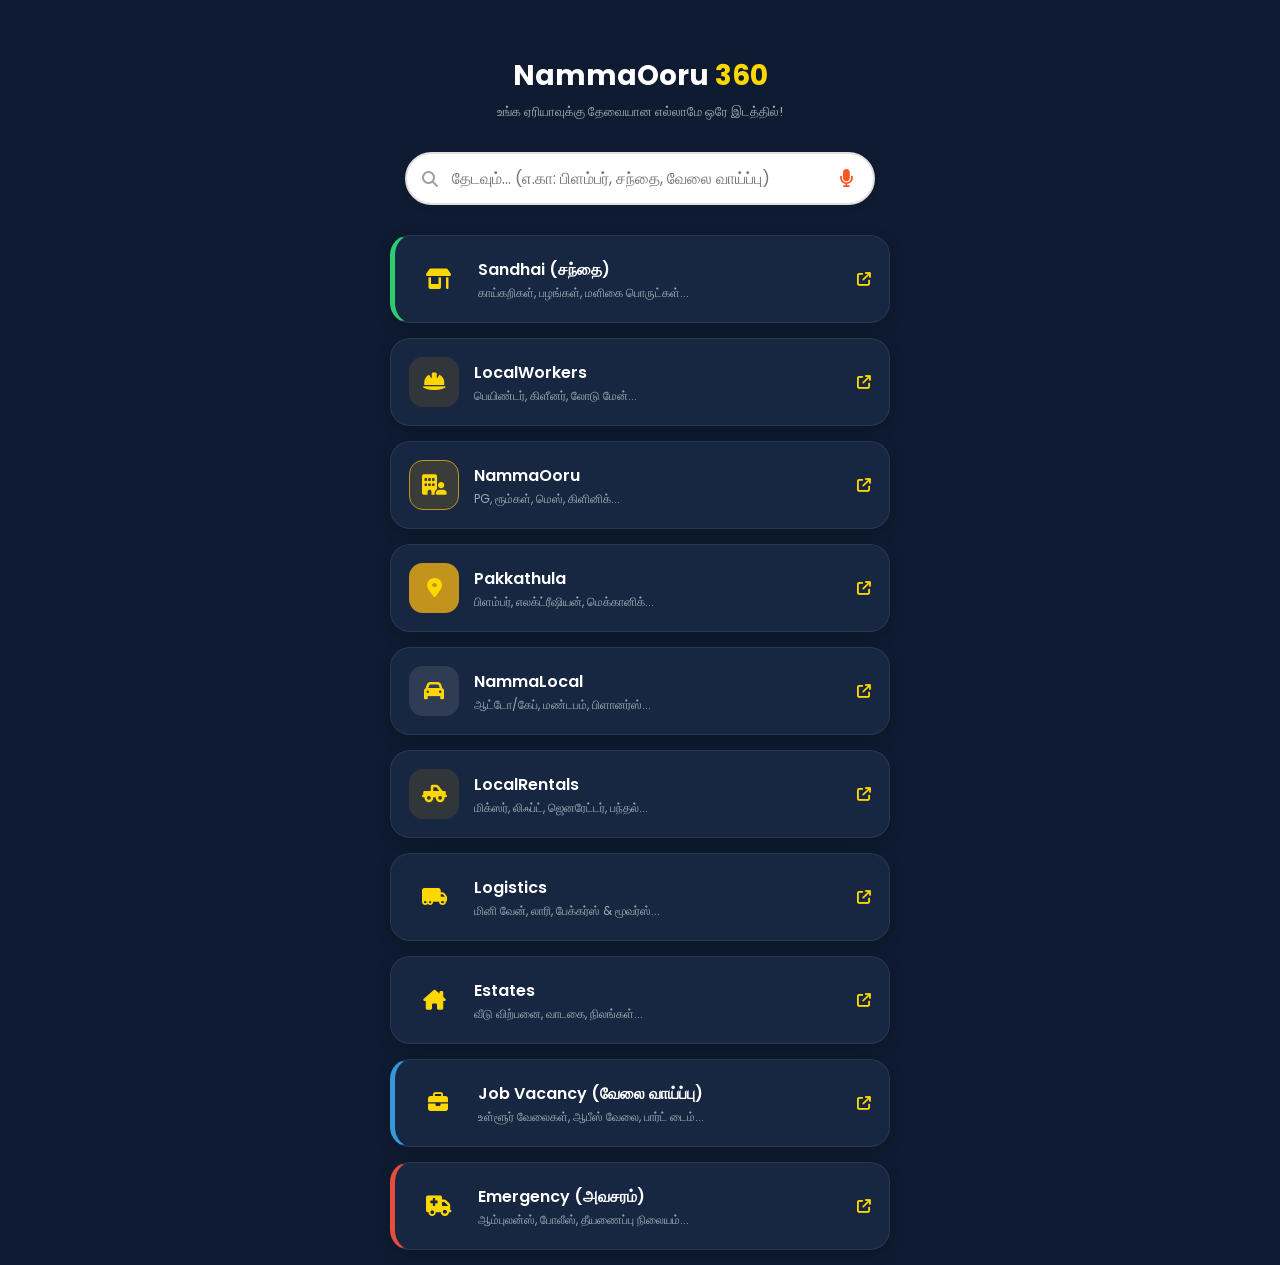
<file: index.html>
<!DOCTYPE html>
<html lang="ta">
<head>
    <meta charset="UTF-8">
    <meta name="viewport" content="width=device-width, initial-scale=1.0">
    <title>NammaOoru 360 - Hub</title>
    <link href="https://fonts.googleapis.com/css2?family=Poppins:wght@300;400;500;600;700&display=swap" rel="stylesheet">
    <link rel="stylesheet" href="https://cdnjs.cloudflare.com/ajax/libs/font-awesome/6.4.0/css/all.min.css">
    <link rel="stylesheet" href="y.css">
</head>
<body>

    <div class="hub-container">
        <header class="hub-header">
            <h1>NammaOoru <span class="hub-dot">360</span></h1>
            <p>உங்க ஏரியாவுக்கு தேவையான எல்லாமே ஒரே இடத்தில்!</p>
        </header>

        <div class="search-container">
            <i class="fa-solid fa-magnifying-glass search-icon"></i>
            <input type="text" id="hubSearch" placeholder="தேடவும்... (எ.கா: பிளம்பர், சந்தை, வேலை வாய்ப்பு)">
            <button id="voiceSearchBtn" title="குரல் மூலம் தேட"><i class="fa-solid fa-microphone"></i></button>
        </div>

        <div class="hub-grid">

            <a href="sandhai.html" class="hub-card card-sandhai">
                <div class="hub-icon"><i class="fa-solid fa-shop"></i></div>
                <div class="hub-text">
                    <h3>Sandhai (சந்தை)</h3>
                    <p>காய்கறிகள், பழங்கள், மளிகை பொருட்கள்...</p>
                </div>
                <i class="fa-solid fa-arrow-up-right-from-square arrow-link"></i>
            </a>
            
            <a href="local works.html" class="hub-card card-workers">
                <div class="hub-icon"><i class="fa-solid fa-helmet-safety"></i></div>
                <div class="hub-text">
                    <h3>LocalWorkers</h3>
                    <p>பெயிண்டர், கிளீனர், லோடு மேன்...</p>
                </div>
                <i class="fa-solid fa-arrow-up-right-from-square arrow-link"></i>
            </a>

            <a href="nammaooru.html" class="hub-card card-ooru">
                <div class="hub-icon"><i class="fa-solid fa-building-user"></i></div>
                <div class="hub-text">
                    <h3>NammaOoru</h3>
                    <p>PG, ரூம்கள், மெஸ், கிளினிக்...</p>
                </div>
                <i class="fa-solid fa-arrow-up-right-from-square arrow-link"></i>
            </a>

            <a href="PAKKATHULA.html" class="hub-card card-pakkathula">
                <div class="hub-icon"><i class="fa-solid fa-location-dot"></i></div>
                <div class="hub-text">
                    <h3>Pakkathula</h3>
                    <p>பிளம்பர், எலக்ட்ரீஷியன், மெக்கானிக்...</p>
                </div>
                <i class="fa-solid fa-arrow-up-right-from-square arrow-link"></i>
            </a>

            <a href="namma local.html" class="hub-card card-local">
                <div class="hub-icon"><i class="fa-solid fa-car"></i></div>
                <div class="hub-text">
                    <h3>NammaLocal</h3>
                    <p>ஆட்டோ/கேப், மண்டபம், பிளானர்ஸ்...</p>
                </div>
                <i class="fa-solid fa-arrow-up-right-from-square arrow-link"></i>
            </a>

            <a href="local rentels.html" class="hub-card card-rentals">
                <div class="hub-icon"><i class="fa-solid fa-truck-pickup"></i></div>
                <div class="hub-text">
                    <h3>LocalRentals</h3>
                    <p>மிக்ஸர், லிஃப்ட், ஜெனரேட்டர், பந்தல்...</p>
                </div>
                <i class="fa-solid fa-arrow-up-right-from-square arrow-link"></i>
            </a>

            <a href="LOGISTIC.html" class="hub-card card-logistics">
                <div class="hub-icon"><i class="fa-solid fa-truck-moving"></i></div>
                <div class="hub-text">
                    <h3>Logistics</h3>
                    <p>மினி வேன், லாரி, பேக்கர்ஸ் & மூவர்ஸ்...</p>
                </div>
                <i class="fa-solid fa-arrow-up-right-from-square arrow-link"></i>
            </a>

            <a href="Estate.html" class="hub-card card-estates">
                <div class="hub-icon"><i class="fa-solid fa-house-chimney"></i></div>
                <div class="hub-text">
                    <h3>Estates</h3>
                    <p>வீடு விற்பனை, வாடகை, நிலங்கள்...</p>
                </div>
                <i class="fa-solid fa-arrow-up-right-from-square arrow-link"></i>
            </a>

            <a href="work wanted.html" class="hub-card card-job">
                <div class="hub-icon"><i class="fa-solid fa-briefcase"></i></div>
                <div class="hub-text">
                    <h3>Job Vacancy (வேலை வாய்ப்பு)</h3>
                    <p>உள்ளூர் வேலைகள், ஆபீஸ் வேலை, பார்ட் டைம்...</p>
                </div>
                <i class="fa-solid fa-arrow-up-right-from-square arrow-link"></i>
            </a>

            <a href="Emergency.html" class="hub-card card-emergency">
                <div class="hub-icon"><i class="fa-solid fa-truck-medical"></i></div>
                <div class="hub-text">
                    <h3>Emergency (அவசரம்)</h3>
                    <p>ஆம்புலன்ஸ், போலீஸ், தீயணைப்பு நிலையம்...</p>
                </div>
                <i class="fa-solid fa-arrow-up-right-from-square arrow-link"></i>
            </a>

        </div> 
    </div> 
    <script src="hole.js"></script>
</body>
</html>
</file>
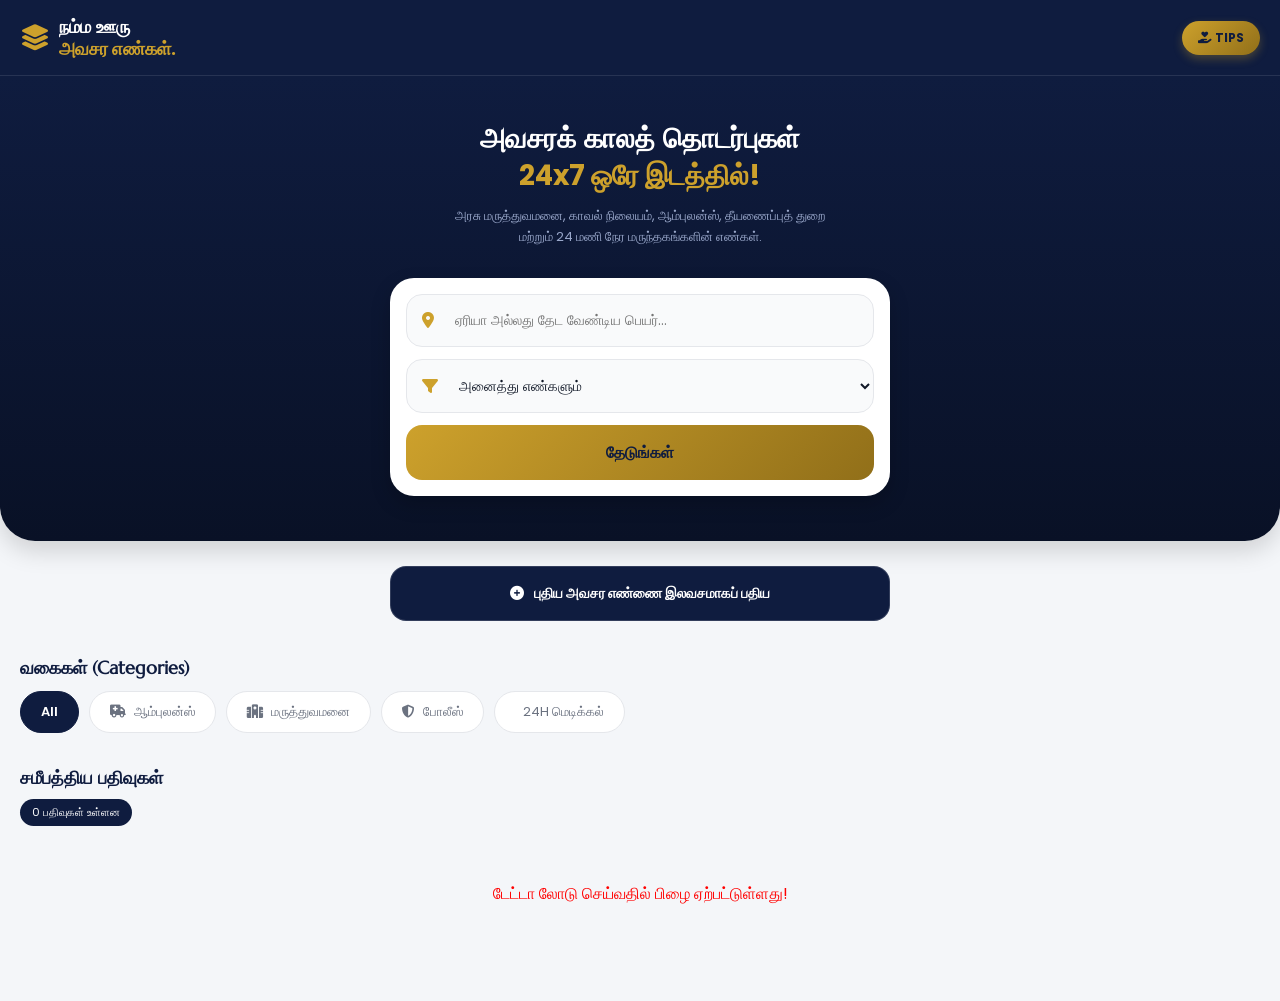
<file: Emergency.html>
<!DOCTYPE html>
<html lang="ta">
<head>
    <meta charset="UTF-8">
    <meta name="viewport" content="width=device-width, initial-scale=1.0">
    <title>நம்ம ஊரு 360 | தேடல் தளம்</title>
    <link href="https://fonts.googleapis.com/css2?family=Marcellus&family=Poppins:wght@300;400;500;600;700&display=swap" rel="stylesheet">
    <link rel="stylesheet" href="https://cdnjs.cloudflare.com/ajax/libs/font-awesome/6.4.0/css/all.min.css">
    <link rel="stylesheet" href="all in one.css">
</head>
<body>

    <header>
        <div class="logo-container">
            <i class="fa-solid fa-layer-group store-logo-icon"></i>
            <h1>நம்ம ஊரு <br><span>அவசர எண்கள்.</span></h1>
        </div>
        <button id="tips-btn" class="tips-header-btn">
            <i class="fa-solid fa-hand-holding-heart"></i> TIPS
        </button>
    </header>

    <main>
        <section class="hero-section">
            <h2>அவசரக் காலத் தொடர்புகள்<br><span>24x7 ஒரே இடத்தில்!</span></h2>
            <p class="hero-sub">அரசு மருத்துவமனை, காவல் நிலையம், ஆம்புலன்ஸ், தீயணைப்புத் துறை மற்றும் 24 மணி நேர மருந்தகங்களின் எண்கள்.</p>
            
            <div class="search-box-container">
                <div class="input-wrapper">
                    <i class="fa-solid fa-location-dot search-icon"></i>
                    <input type="text" id="area-search" placeholder="ஏரியா அல்லது தேட வேண்டிய பெயர்...">
                </div>
                <div class="select-wrapper">
                    <i class="fa-solid fa-filter brief-icon"></i>
                    <select id="product-filter">
                        <option value="all">அனைத்து எண்களும்</option>
                        <option value="cat1">ஆம்புலன்ஸ் (Ambulance)</option>
                        <option value="cat2">மருத்துவமனைகள் (Hospitals)</option>
                        <option value="cat3">காவல் நிலையங்கள் (Police)</option>
                        <option value="cat4">24H மெடிக்கல் ஷாப் (Pharmacy)</option>
                    </select>
                </div>
                <button id="search-btn">தேடுங்கள்</button>
            </div>
        </section>

        <section class="register-trigger-section">
            <button id="open-form-btn" class="main-register-btn">
                <i class="fa-solid fa-circle-plus"></i> புதிய அவசர எண்ணை இலவசமாகப் பதிய
            </button>
        </section>

        <section class="quick-categories">
            <h3>வகைகள் (Categories)</h3>
            <div class="category-chips">
                <button class="chip active" data-filter="all">All</button>
                <button class="chip" data-filter="cat1"><i class="fa-solid fa-truck-medical"></i> ஆம்புலன்ஸ்</button>
                <button class="chip" data-filter="cat2"><i class="fa-solid fa-hospital"></i> மருத்துவமனை</button>
                <button class="chip" data-filter="cat3"><i class="fa-solid fa-shield-halved"></i> போலீஸ்</button>
                <button class="chip" data-filter="cat4"><i class="fa-solid fa-clock-medical"></i> 24H மெடிக்கல்</button>
            </div>
        </section>

        <section class="experts-section">
            <div class="section-title-area">
                <h3>சமீபத்திய பதிவுகள்</h3>
                <span id="results-count">0 பதிவுகள் உள்ளன</span>
            </div>
            <div class="experts-grid" id="product-grid"></div>
        </section>
    </main>

    <div id="register-modal" class="modal">
        <div class="modal-content">
            <div class="modal-header">
                <h3><i class="fa-solid fa-file-signature"></i> புதிய அவசர எண் பதிவு</h3>
                <span class="close-btn" id="close-reg-btn">&times;</span>
            </div>
            <form id="product-form">
                <div class="form-group">
                    <label><i class="fa-solid fa-heading"></i> சேவை அல்லது இடத்தின் பெயர்</label>
                    <input type="text" id="shop-name" placeholder="உதாரணம்: நிறுவன பெயர் / கடை பெயர்" required>
                </div>

                <div class="form-group">
                    <label><i class="fa-solid fa-circle-info"></i> பொறுப்பாளர் / மருத்துவர் பெயர் (விரும்பினால்)</label>
                    <input type="text" id="owner-name" placeholder="உதாரணம்: சேவை வகை / உரிமையாளர்" required>
                </div>

                <div class="form-group">
                    <label><i class="fa-solid fa-phone"></i> அவசரத் தொடர்பு எண் (Phone Number)</label>
                    <input type="tel" id="phone" placeholder="98765xxxxx" required>
                </div>

                <div class="form-group">
                    <label><i class="fa-solid fa-list"></i> சேவை வகை (Service Type)</label>
                    <select id="prod-type" required>
                        <option value="cat1">ஆம்புலன்ஸ் (Ambulance)</option>
                        <option value="cat2">மருத்துவமனைகள் (Hospitals)</option>
                        <option value="cat3">காவல் நிலையங்கள் (Police)</option>
                        <option value="cat4">24H மெடிக்கல் ஷாப் (Pharmacy)</option>
                    </select>
                </div>

                <div class="form-group">
                    <label><i class="fa-solid fa-circle-nodes"></i> சேவை கிடைக்கும் நேரம்</label>
                    <input type="text" id="delivery-info" placeholder="உதாரணம்: சலுகைகள் அல்லது கூடுதல் தகவல்" required>
                </div>

                <div class="form-group">
                    <label><i class="fa-solid fa-map-location-dot"></i> இருக்கும் இடம் (Location)</label>
                    <input type="text" id="location" placeholder="உதாரணம்: நகரின் பெயர் / ஏரியா" required>
                </div>

                <button type="submit" class="submit-btn">விபரங்களைச் சமர்ப்பிக்க</button>
            </form>
        </div>
    </div>

    <div id="tips-modal" class="modal">
        <div class="modal-content">
            <div class="modal-header">
                <h3><i class="fa-solid fa-gem" style="color: #cda12c;"></i> ஆதரவு அளிக்க</h3>
                <span class="close-btn" id="close-tips-btn">&times;</span>
            </div>
            <div style="text-align: center; margin-bottom: 15px;">
                <p style="font-size: 14px; color: #4B5563;">இந்தத் தளம் தொடர்ந்து சிறப்பாக இயங்க உங்களால் முடிந்த சிறு தொகையை வழங்கி ஊக்குவிக்கலாம்!</p>
            </div>
            <form id="tips-form">
                <div class="form-group">
                    <label><i class="fa-solid fa-user"></i> உங்கள் பெயர் (விரும்பினால்)</label>
                    <input type="text" id="payer-name" placeholder="உதாரணம்: அன்பு">
                </div>
                <div class="form-group">
                    <label><i class="fa-solid fa-indian-rupee-sign"></i> தொகையை உள்ளிடவும் (Amount)</label>
                    <input type="number" id="tips-amount" placeholder="100" min="1" required>
                </div>
                <a id="upi-pay-link" href="#" class="submit-btn" style="background: linear-gradient(135deg, #cda12c 0%, #916f19 100%); color: #0f1c3f; text-align: center; text-decoration: none; display: block;">
                    <i class="fa-solid fa-credit-card"></i> Pay via UPI App
                </a>
            </form>
        </div>
    </div>

    <div id="success-modal" class="modal" style="z-index: 2000; align-items: center;">
        <div class="modal-content" style="border-radius: 24px; max-width: 360px; text-align: center; margin: auto 20px; border-top: none; padding: 30px 24px;">
            <div style="margin-bottom: 20px;">
                <i class="fa-solid fa-circle-check" style="color: #10B981; font-size: 70px;"></i>
            </div>
            <h3 style="font-size: 20px; font-weight: 700; color: #0f1c3f; margin-bottom: 12px; line-height: 1.4;">பதிவு வெற்றிகரமாக முடிந்தது!</h3>
            <p style="font-size: 13px; color: #6B7280; margin-bottom: 25px; line-height: 1.6; font-weight: 500;">உங்களின் விபரங்கள் வெற்றிகரமாகச் சேமிக்கப்பட்டது. எங்கள் வாடிக்கையாளர் சேவை குழுவினர் விரைவில் உங்களைத் தொலைபேசி மூலம் தொடர்புகொண்டு சரிபார்ப்பு (Verification) செய்வார்கள். தயவுசெய்து அழைப்பை ஏற்கவும். நன்றி!</p>
            <button id="success-ok-btn" style="background: #0f1c3f; color: white; border: none; width: 100%; padding: 14px; border-radius: 14px; font-weight: 600; cursor: pointer; font-size: 15px;">சரி</button>
        </div>
    </div>

    <script src="emergency.js"></script>
</body>
</html>
</file>
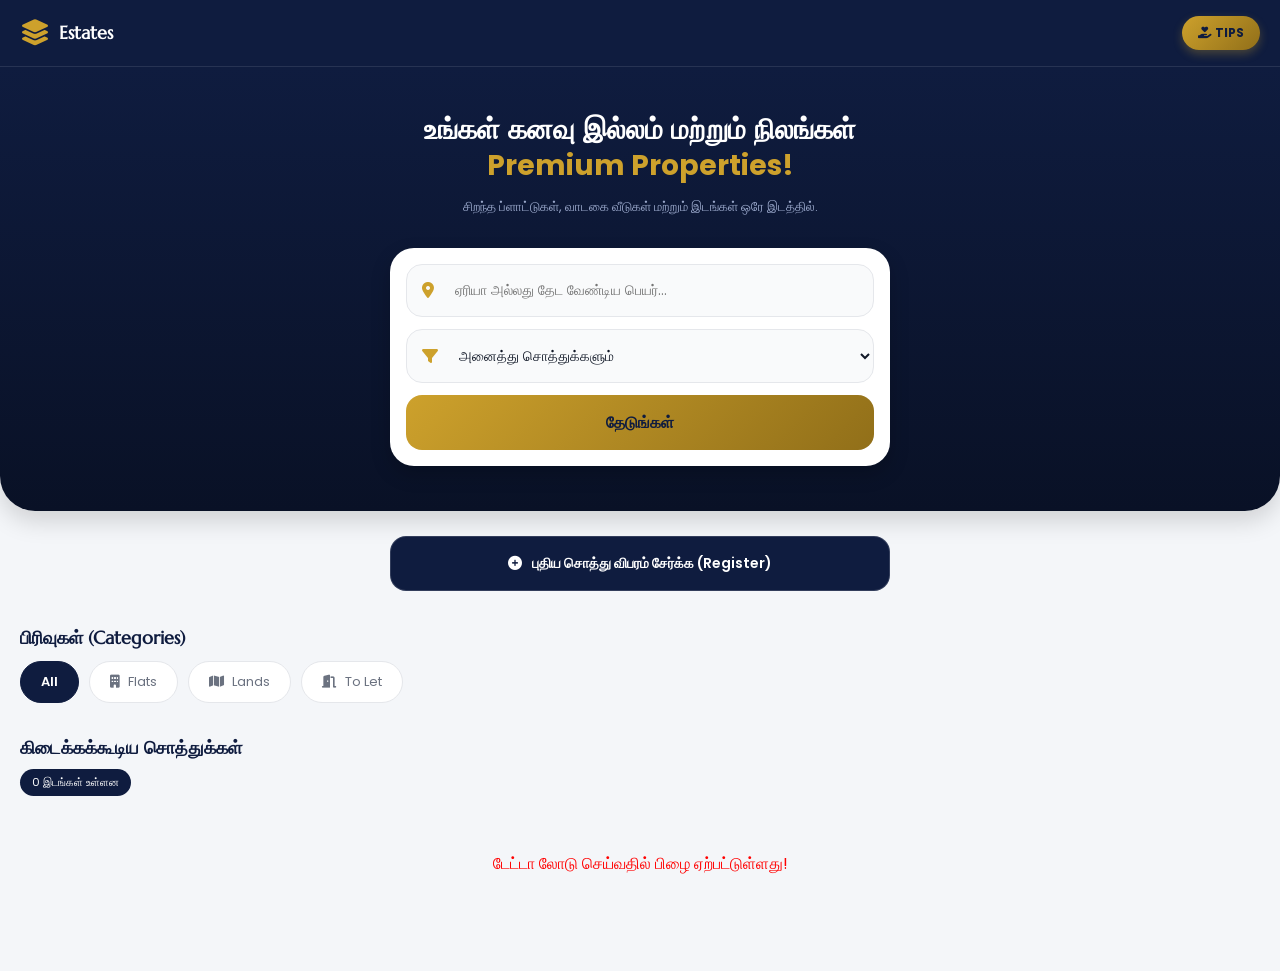
<file: Estate.html>
<!DOCTYPE html>
<html lang="ta">
<head>
    <meta charset="UTF-8">
    <meta name="viewport" content="width=device-width, initial-scale=1.0">
    <title>நம்ம ஊரு 360 | தேடல் தளம்</title>
    <link href="https://fonts.googleapis.com/css2?family=Marcellus&family=Poppins:wght@300;400;500;600;700&display=swap" rel="stylesheet">
    <link rel="stylesheet" href="https://cdnjs.cloudflare.com/ajax/libs/font-awesome/6.4.0/css/all.min.css">
    <link rel="stylesheet" href="all in one.css">
</head>
<body>

    <header>
        <div class="logo-container">
            <i class="fa-solid fa-layer-group store-logo-icon"></i>
            <h1>Estates<br><span></span></h1>
        </div>
        <button id="tips-btn" class="tips-header-btn">
            <i class="fa-solid fa-hand-holding-heart"></i> TIPS
        </button>
    </header>

    <main>
        <section class="hero-section">
            <h2>உங்கள் கனவு இல்லம் மற்றும் நிலங்கள்<br><span>Premium Properties!</span></h2>
            <p class="hero-sub">சிறந்த ப்ளாட்டுகள், வாடகை வீடுகள் மற்றும் இடங்கள் ஒரே இடத்தில்.</p>
            
            <div class="search-box-container">
                <div class="input-wrapper">
                    <i class="fa-solid fa-location-dot search-icon"></i>
                    <input type="text" id="area-search" placeholder="ஏரியா அல்லது தேட வேண்டிய பெயர்...">
                </div>
                <div class="select-wrapper">
                    <i class="fa-solid fa-filter brief-icon"></i>
                    <select id="product-filter">
                        <option value="all">அனைத்து சொத்துக்களும்</option>
                        <option value="cat1">அபார்ட்மெண்ட் / பிளாட் (Flat)</option>
                        <option value="cat2">நிலம் / ப்ளாட் (Land)</option>
                        <option value="cat3">வீடு வாடகைக்கு (To Let)</option>
                    </select>
                </div>
                <button id="search-btn">தேடுங்கள்</button>
            </div>
        </section>

        <section class="register-trigger-section">
            <button id="open-form-btn" class="main-register-btn">
                <i class="fa-solid fa-circle-plus"></i> புதிய சொத்து விபரம் சேர்க்க (Register)
            </button>
        </section>

        <section class="quick-categories">
            <h3> பிரிவுகள் (Categories)</h3>
            <div class="category-chips">
                <button class="chip active" data-filter="all">All</button>
                <button class="chip" data-filter="cat1"><i class="fa-solid fa-building"></i> Flats</button>
                <button class="chip" data-filter="cat2"><i class="fa-solid fa-map"></i> Lands</button>
                <button class="chip" data-filter="cat3"><i class="fa-solid fa-door-open"></i> To Let</button>
            </div>
        </section>

        <section class="experts-section">
            <div class="section-title-area">
                <h3>கிடைக்கக்கூடிய சொத்துக்கள்</h3>
                <span id="results-count">0 இடங்கள் உள்ளன</span>
            </div>
            <div class="experts-grid" id="product-grid"></div>
        </section>
    </main>

    <div id="register-modal" class="modal">
        <div class="modal-content">
            <div class="modal-header">
                <h3><i class="fa-solid fa-file-signature"></i> புதிய பதிவு</h3>
                <span class="close-btn" id="close-reg-btn">&times;</span>
            </div>
            <form id="product-form">
                <div class="form-group">
                    <label><i class="fa-solid fa-heading"></i> உரிமையாளர் பெயர்</label>
                    <input type="text" id="shop-name" placeholder="உதாரணம்: நிறுவன பெயர் / கடை பெயர்" required>
                </div>

                <div class="form-group">
                    <label><i class="fa-solid fa-circle-info"></i> நிறுவன பெயர்</label>
                    <input type="text" id="owner-name" placeholder="உதாரணம்: சேவை வகை / உரிமையாளர்" required>
                </div>

                <div class="form-group">
                    <label><i class="fa-solid fa-phone"></i> தொடர்பு எண் (WhatsApp எண்)</label>
                    <input type="tel" id="phone" placeholder="98765xxxxx" required>
                </div>

                <div class="form-group">
                    <label><i class="fa-solid fa-list"></i> வகை (Property Type)</label>
                    <select id="prod-type" required>
                        <option value="cat1">அபார்ட்மெண்ட் / பிளாட் (Flat)</option>
                        <option value="cat2">நிலம் / ப்ளாட் (Land)</option>
                        <option value="cat3">வீடு வாடகைக்கு (To Let)</option>
                    </select>
                </div>

                <div class="form-group">
                    <label><i class="fa-solid fa-circle-nodes"></i> கூடுதல் விபரம் (Extra Info / Price)</label>
                    <input type="text" id="delivery-info" placeholder="உதாரணம்: சலுகைகள் அல்லது கூடுதல் தகவல்" required>
                </div>

                <div class="form-group">
                    <label><i class="fa-solid fa-map-location-dot"></i> இருக்கும் இடம் (Location)</label>
                    <input type="text" id="location" placeholder="உதாரணம்: நகரின் பெயர் / ஏரியா" required>
                </div>

                <button type="submit" class="submit-btn">விபரங்களைச் சமர்ப்பிக்க</button>
            </form>
        </div>
    </div>

    <div id="tips-modal" class="modal">
        <div class="modal-content">
            <div class="modal-header">
                <h3><i class="fa-solid fa-gem" style="color: #cda12c;"></i> ஆதரவு அளிக்க</h3>
                <span class="close-btn" id="close-tips-btn">&times;</span>
            </div>
            <div style="text-align: center; margin-bottom: 15px;">
                <p style="font-size: 14px; color: #4B5563;">இந்தத் தளம் தொடர்ந்து சிறப்பாக இயங்க உங்களால் முடிந்த சிறு தொகையை வழங்கி ஊக்குவிக்கலாம்!</p>
            </div>
            <form id="tips-form">
                <div class="form-group">
                    <label><i class="fa-solid fa-user"></i> உங்கள் பெயர் (விரும்பினால்)</label>
                    <input type="text" id="payer-name" placeholder="உதாரணம்: அன்பு">
                </div>
                <div class="form-group">
                    <label><i class="fa-solid fa-indian-rupee-sign"></i> தொகையை உள்ளிடவும் (Amount)</label>
                    <input type="number" id="tips-amount" placeholder="100" min="1" required>
                </div>
                <a id="upi-pay-link" href="#" class="submit-btn" style="background: linear-gradient(135deg, #cda12c 0%, #916f19 100%); color: #0f1c3f; text-align: center; text-decoration: none; display: block;">
                    <i class="fa-solid fa-credit-card"></i> Pay via UPI App
                </a>
            </form>
        </div>
    </div>

    <div id="success-modal" class="modal" style="z-index: 2000; align-items: center;">
        <div class="modal-content" style="border-radius: 24px; max-width: 360px; text-align: center; margin: auto 20px; border-top: none; padding: 30px 24px;">
            <div style="margin-bottom: 20px;">
                <i class="fa-solid fa-circle-check" style="color: #10B981; font-size: 70px;"></i>
            </div>
            <h3 style="font-size: 20px; font-weight: 700; color: #0f1c3f; margin-bottom: 12px; line-height: 1.4;">பதிவு வெற்றிகரமாக முடிந்தது!</h3>
            <p style="font-size: 13px; color: #6B7280; margin-bottom: 25px; line-height: 1.6; font-weight: 500;">உங்களின் விபரங்கள் வெற்றிகரமாகச் சேமிக்கப்பட்டது. எங்கள் வாடிக்கையாளர் சேவை குழுவினர் விரைவில் உங்களைத் தொலைபேசி மூலம் தொடர்புகொண்டு சரிபார்ப்பு (Verification) செய்வார்கள். தயவுசெய்து அழைப்பை ஏற்கவும். நன்றி!</p>
            <button id="success-ok-btn" style="background: #0f1c3f; color: white; border: none; width: 100%; padding: 14px; border-radius: 14px; font-weight: 600; cursor: pointer; font-size: 15px;">சரி</button>
        </div>
    </div>

    <script src="estate.js"></script>
</body>
</html>
</file>
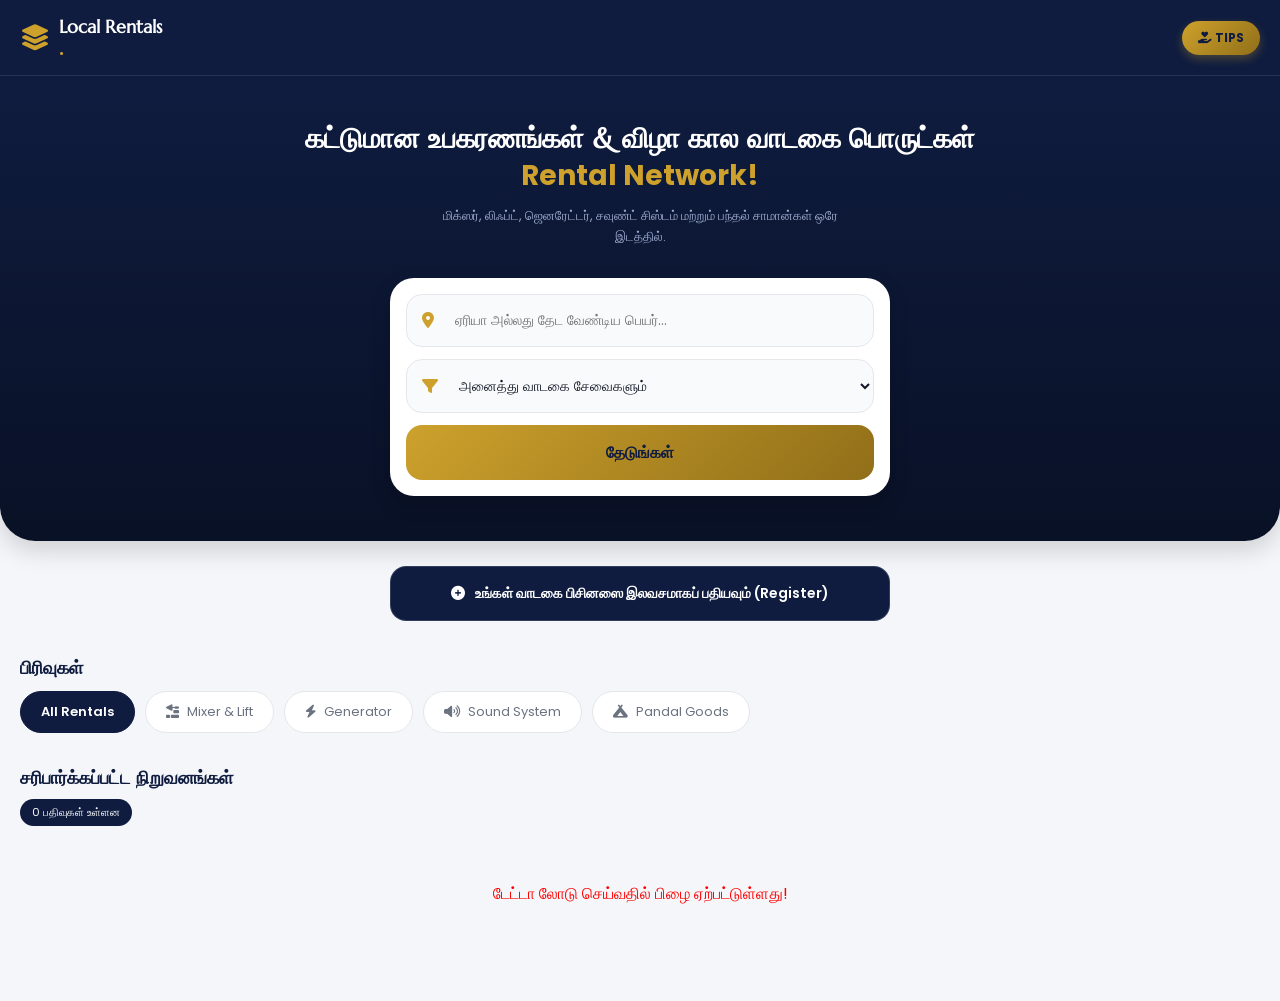
<file: local rentels.html>
<!DOCTYPE html>
<html lang="ta">
<head>
    <meta charset="UTF-8">
    <meta name="viewport" content="width=device-width, initial-scale=1.0">
    <title>நம்ம ஊரு 360 | தேடல் தளம்</title>
    <link href="https://fonts.googleapis.com/css2?family=Marcellus&family=Poppins:wght@300;400;500;600;700&display=swap" rel="stylesheet">
    <link rel="stylesheet" href="https://cdnjs.cloudflare.com/ajax/libs/font-awesome/6.4.0/css/all.min.css">
    <link rel="stylesheet" href="all in one.css">
</head>
<body>

    <header>
        <div class="logo-container">
            <i class="fa-solid fa-layer-group store-logo-icon"></i>
            <h1>Local Rentals<br><span>.</span></h1>
        </div>
        <button id="tips-btn" class="tips-header-btn">
            <i class="fa-solid fa-hand-holding-heart"></i> TIPS
        </button>
    </header>

    <main>
        <section class="hero-section">
            <h2>கட்டுமான உபகரணங்கள் & விழா கால வாடகை பொருட்கள்<br><span>Rental Network!</span></h2>
            <p class="hero-sub">மிக்ஸர், லிஃப்ட், ஜெனரேட்டர், சவுண்ட் சிஸ்டம் மற்றும் பந்தல் சாமான்கள் ஒரே இடத்தில்.</p>
            
            <div class="search-box-container">
                <div class="input-wrapper">
                    <i class="fa-solid fa-location-dot search-icon"></i>
                    <input type="text" id="area-search" placeholder="ஏரியா அல்லது தேட வேண்டிய பெயர்...">
                </div>
                <div class="select-wrapper">
                    <i class="fa-solid fa-filter brief-icon"></i>
                    <select id="product-filter">
                        <option value="all">அனைத்து வாடகை சேவைகளும்</option>
                        <option value="cat1">கான்கிரீட் மிக்ஸர் / லிஃப்ட்</option>
                        <option value="cat2">ஜெனரேட்டர் (Generator)</option>
                        <option value="cat3">சவுண்ட் சிஸ்டம் (Sound & Light)</option>
                        <option value="cat4">பந்தல் சாமான்கள் / டெக்கரேஷன்</option>
                    </select>
                </div>
                <button id="search-btn">தேடுங்கள்</button>
            </div>
        </section>

        <section class="register-trigger-section">
            <button id="open-form-btn" class="main-register-btn">
                <i class="fa-solid fa-circle-plus"></i> உங்கள் வாடகை பிசினஸை இலவசமாகப் பதியவும் (Register)
            </button>
        </section>

        <section class="quick-categories">
            <h3>பிரிவுகள்</h3>
            <div class="category-chips">
                <button class="chip active" data-filter="all">All Rentals</button>
                <button class="chip" data-filter="cat1"><i class="fa-solid fa-trowel-bricks"></i> Mixer & Lift</button>
                <button class="chip" data-filter="cat2"><i class="fa-solid fa-bolt"></i> Generator</button>
                <button class="chip" data-filter="cat3"><i class="fa-solid fa-volume-high"></i> Sound System</button>
                <button class="chip" data-filter="cat4"><i class="fa-solid fa-campground"></i> Pandal Goods</button>
            </div>
        </section>

        <section class="experts-section">
            <div class="section-title-area">
                <h3>சரிபார்க்கப்பட்ட நிறுவனங்கள்</h3>
                <span id="results-count">0 பதிவுகள் உள்ளன</span>
            </div>
            <div class="experts-grid" id="product-grid"></div>
        </section>
    </main>

    <div id="register-modal" class="modal">
        <div class="modal-content">
            <div class="modal-header">
                <h3><i class="fa-solid fa-file-signature"></i> புதிய வாடகை பிசினஸ் பதிவு</h3>
                <span class="close-btn" id="close-reg-btn">&times;</span>
            </div>
            <form id="product-form">
                <div class="form-group">
                    <label><i class="fa-solid fa-heading"></i>  நிறுவனம் பெயர்</label>
                    <input type="text" id="shop-name" placeholder="உதாரணம்: நிறுவன பெயர் / கடை பெயர்" required>
                </div>

                <div class="form-group">
                    <label><i class="fa-solid fa-circle-info"></i> பெயர்</label>
                    <input type="text" id="owner-name" placeholder="உதாரணம்: சேவை வகை / உரிமையாளர்" required>
                </div>

                <div class="form-group">
                    <label><i class="fa-solid fa-phone"></i> தொடர்பு எண் (WhatsApp எண்)</label>
                    <input type="tel" id="phone" placeholder="98765xxxxx" required>
                </div>

                <div class="form-group">
                    <label><i class="fa-solid fa-list"></i> வாடகை பொருள் வகை</label>
                    <select id="prod-type" required>
                        <option value="cat1">கான்கிரீட் மிக்ஸர் / லிஃப்ட்</option>
                        <option value="cat2">ஜெனரேட்டர் (Generator)</option>
                        <option value="cat3">சவுண்ட் சிஸ்டம் (Sound & Light)</option>
                        <option value="cat4">பந்தல் சாமான்கள் / டெக்கரேஷன்</option>
                    </select>
                </div>

                <div class="form-group">
                    <label><i class="fa-solid fa-circle-nodes"></i> கூடுதல் விபரம் (Extra Info / Price)</label>
                    <input type="text" id="delivery-info" placeholder="உதாரணம்: சலுகைகள் அல்லது கூடுதல் தகவல்" required>
                </div>

                <div class="form-group">
                    <label><i class="fa-solid fa-map-location-dot"></i> இருக்கும் இடம் (Location)</label>
                    <input type="text" id="location" placeholder="உதாரணம்: நகரின் பெயர் / ஏரியா" required>
                </div>

                <button type="submit" class="submit-btn">விபரங்களைச் சமர்ப்பிக்க</button>
            </form>
        </div>
    </div>

    <div id="tips-modal" class="modal">
        <div class="modal-content">
            <div class="modal-header">
                <h3><i class="fa-solid fa-gem" style="color: #cda12c;"></i> ஆதரவு அளிக்க</h3>
                <span class="close-btn" id="close-tips-btn">&times;</span>
            </div>
            <div style="text-align: center; margin-bottom: 15px;">
                <p style="font-size: 14px; color: #4B5563;">இந்தத் தளம் தொடர்ந்து சிறப்பாக இயங்க உங்களால் முடிந்த சிறு தொகையை வழங்கி ஊக்குவிக்கலாம்!</p>
            </div>
            <form id="tips-form">
                <div class="form-group">
                    <label><i class="fa-solid fa-user"></i> உங்கள் பெயர் (விரும்பினால்)</label>
                    <input type="text" id="payer-name" placeholder="உதாரணம்: அன்பு">
                </div>
                <div class="form-group">
                    <label><i class="fa-solid fa-indian-rupee-sign"></i> தொகையை உள்ளிடவும் (Amount)</label>
                    <input type="number" id="tips-amount" placeholder="100" min="1" required>
                </div>
                <a id="upi-pay-link" href="#" class="submit-btn" style="background: linear-gradient(135deg, #cda12c 0%, #916f19 100%); color: #0f1c3f; text-align: center; text-decoration: none; display: block;">
                    <i class="fa-solid fa-credit-card"></i> Pay via UPI App
                </a>
            </form>
        </div>
    </div>

    <div id="success-modal" class="modal" style="z-index: 2000; align-items: center;">
        <div class="modal-content" style="border-radius: 24px; max-width: 360px; text-align: center; margin: auto 20px; border-top: none; padding: 30px 24px;">
            <div style="margin-bottom: 20px;">
                <i class="fa-solid fa-circle-check" style="color: #10B981; font-size: 70px;"></i>
            </div>
            <h3 style="font-size: 20px; font-weight: 700; color: #0f1c3f; margin-bottom: 12px; line-height: 1.4;">பதிவு வெற்றிகரமாக முடிந்தது!</h3>
            <p style="font-size: 13px; color: #6B7280; margin-bottom: 25px; line-height: 1.6; font-weight: 500;">எங்கள் வாடிக்கையாளர் சேவை குழுவினர் விரைவில் உங்களைத் தொலைபேசி மூலம் தொடர்புகொண்டு சரிபார்ப்பு (Verification) செய்வார்கள். தயவுசெய்து அழைப்பை ஏற்கவும்.<br> நன்றி!</p>
            <button id="success-ok-btn" style="background: #0f1c3f; color: white; border: none; width: 100%; padding: 14px; border-radius: 14px; font-weight: 600; cursor: pointer; font-size: 15px;">சரி</button>
        </div>
    </div>

    <script src="local rentels.js"></script>
</body>
</html>
</file>
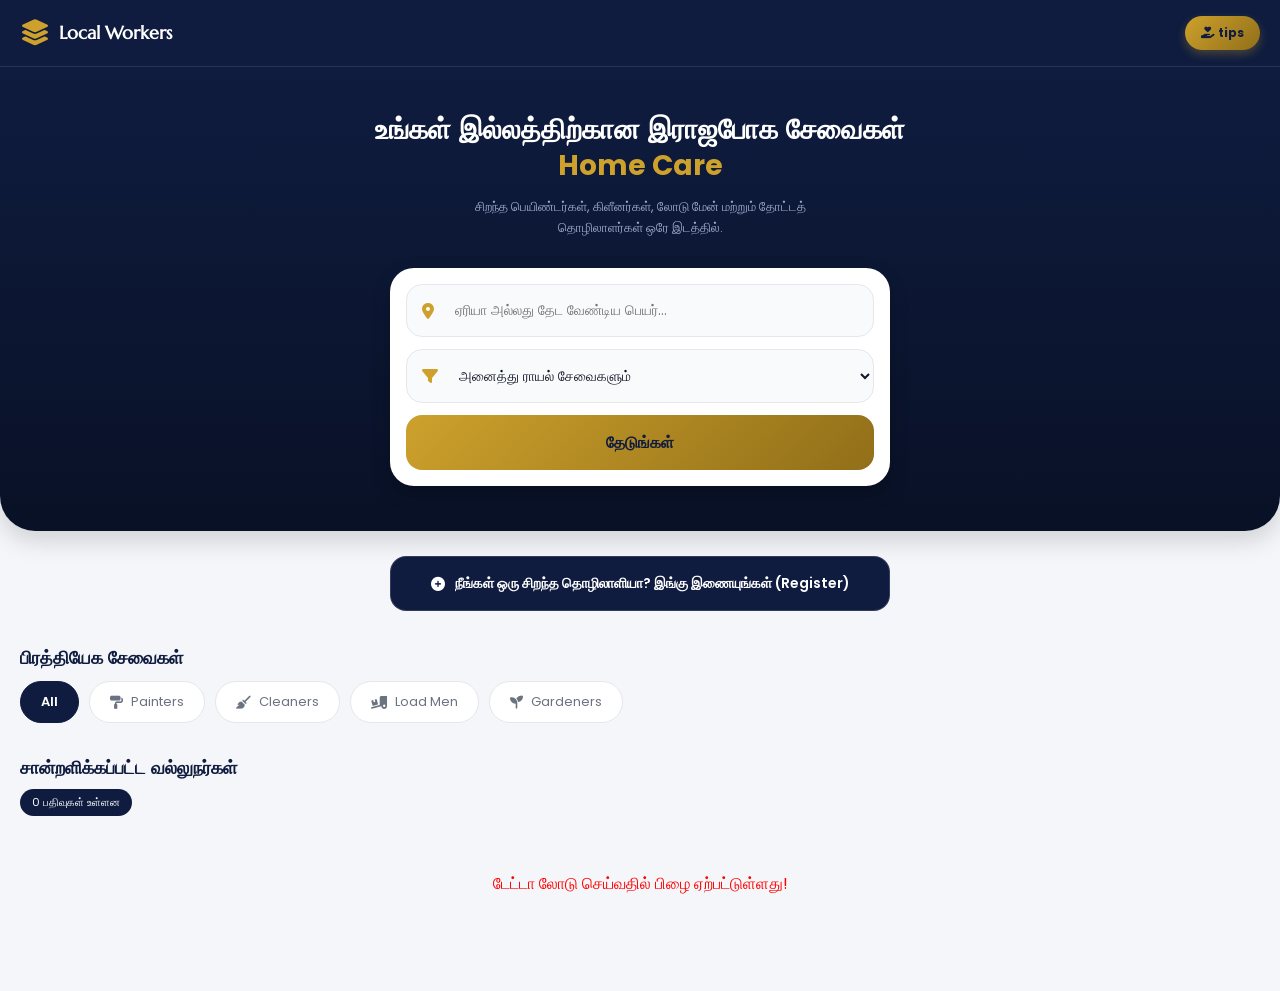
<file: local works.html>
<!DOCTYPE html>
<html lang="ta">
<head>
    <meta charset="UTF-8">
    <meta name="viewport" content="width=device-width, initial-scale=1.0">
    <title>நம்ம ஊரு 360 | தேடல் தளம்</title>
    <link href="https://fonts.googleapis.com/css2?family=Marcellus&family=Poppins:wght@300;400;500;600;700&display=swap" rel="stylesheet">
    <link rel="stylesheet" href="https://cdnjs.cloudflare.com/ajax/libs/font-awesome/6.4.0/css/all.min.css">
    <link rel="stylesheet" href="all in one.css">
</head>
<body>

    <header>
        <div class="logo-container">
            <i class="fa-solid fa-layer-group store-logo-icon"></i>
            <h1>Local Workers<br><span></span></h1>
        </div>
        <button id="tips-btn" class="tips-header-btn">
            <i class="fa-solid fa-hand-holding-heart"></i> tips
        </button>
    </header>

    <main>
        <section class="hero-section">
            <h2>உங்கள் இல்லத்திற்கான இராஜபோக சேவைகள்<br><span>Home Care</span></h2>
            <p class="hero-sub">சிறந்த பெயிண்டர்கள், கிளீனர்கள், லோடு மேன் மற்றும் தோட்டத் தொழிலாளர்கள் ஒரே இடத்தில்.</p>
            
            <div class="search-box-container">
                <div class="input-wrapper">
                    <i class="fa-solid fa-location-dot search-icon"></i>
                    <input type="text" id="area-search" placeholder="ஏரியா அல்லது தேட வேண்டிய பெயர்...">
                </div>
                <div class="select-wrapper">
                    <i class="fa-solid fa-filter brief-icon"></i>
                    <select id="product-filter">
                        <option value="all">அனைத்து ராயல் சேவைகளும்</option>
                        <option value="cat1">பெயிண்டர் (Painter)</option>
                        <option value="cat2">கிளீனர் (Deep Cleaner)</option>
                        <option value="cat3">லோடு மேன் (Load Man)</option>
                        <option value="cat4">தோட்டத் தொழிலாளர் (Gardener)</option>
                    </select>
                </div>
                <button id="search-btn">தேடுங்கள்</button>
            </div>
        </section>

        <section class="register-trigger-section">
            <button id="open-form-btn" class="main-register-btn">
                <i class="fa-solid fa-circle-plus"></i> நீங்கள் ஒரு சிறந்த தொழிலாளியா? இங்கு இணையுங்கள் (Register)
            </button>
        </section>

        <section class="quick-categories">
            <h3>பிரத்தியேக சேவைகள்</h3>
            <div class="category-chips">
                <button class="chip active" data-filter="all">All</button>
                <button class="chip" data-filter="cat1"><i class="fa-solid fa-paint-roller"></i>  Painters</button>
                <button class="chip" data-filter="cat2"><i class="fa-solid fa-broom"></i> Cleaners</button>
                <button class="chip" data-filter="cat3"><i class="fa-solid fa-truck-ramp-box"></i> Load Men</button>
                <button class="chip" data-filter="cat4"><i class="fa-solid fa-seedling"></i> Gardeners</button>
            </div>
        </section>

        <section class="experts-section">
            <div class="section-title-area">
                <h3>சான்றளிக்கப்பட்ட வல்லுநர்கள்</h3>
                <span id="results-count">0 பதிவுகள் உள்ளன</span>
            </div>
            <div class="experts-grid" id="product-grid"></div>
        </section>
    </main>

    <div id="register-modal" class="modal">
        <div class="modal-content">
            <div class="modal-header">
                <h3><i class="fa-solid fa-file-signature"></i> புதிய உறுப்பினர் சேர்க்கை</h3>
                <span class="close-btn" id="close-reg-btn">&times;</span>
            </div>
            <form id="product-form">
                <div class="form-group">
                    <label><i class="fa-solid fa-heading"></i> உங்கள் பெயர்(Name)</label>
                    <input type="text" id="shop-name" placeholder="உதாரணம்: நிறுவன பெயர் / கடை பெயர்" required>
                </div>

                <div class="form-group">
                    <label><i class="fa-solid fa-circle-info"></i> துணைப் பெயர்(Sub Name)</label>
                    <input type="text" id="owner-name" placeholder="உதாரணம்: சேவை வகை / உரிமையாளர்" required>
                </div>

                <div class="form-group">
                    <label><i class="fa-solid fa-phone"></i> தொடர்பு எண் (WhatsApp எண்)</label>
                    <input type="tel" id="phone" placeholder="98765xxxxx" required>
                </div>

                <div class="form-group">
                    <label><i class="fa-solid fa-list"></i> வகையைத் தேர்ந்தெடு (Category)</label>
                    <select id="prod-type" required>
                        <option value="cat1">பெயிண்டர் (Painter)</option>
                        <option value="cat2">கிளீனர் (Deep Cleaner)</option>
                        <option value="cat3">லோடு மேன் (Load Man)</option>
                        <option value="cat4">தோட்டத் தொழிலாளர் (Gardener)</option>
                    </select>
                </div>

                <div class="form-group">
                    <label><i class="fa-solid fa-circle-nodes"></i> கூடுதல் விபரம் (Extra Info / Price)</label>
                    <input type="text" id="delivery-info" placeholder="உதாரணம்: சலுகைகள் அல்லது கூடுதல் தகவல்" required>
                </div>

                <div class="form-group">
                    <label><i class="fa-solid fa-map-location-dot"></i> இருக்கும் இடம் (Location)</label>
                    <input type="text" id="location" placeholder="உதாரணம்: நகரின் பெயர் / ஏரியா" required>
                </div>

                <button type="submit" class="submit-btn">விபரங்களைச் சமர்ப்பிக்க</button>
            </form>
        </div>
    </div>

    <div id="tips-modal" class="modal">
        <div class="modal-content">
            <div class="modal-header">
                <h3><i class="fa-solid fa-gem" style="color: #cda12c;"></i> ஆதரவு அளிக்க</h3>
                <span class="close-btn" id="close-tips-btn">&times;</span>
            </div>
            <div style="text-align: center; margin-bottom: 15px;">
                <p style="font-size: 14px; color: #4B5563;">இந்தத் தளம் தொடர்ந்து சிறப்பாக இயங்க உங்களால் முடிந்த சிறு தொகையை வழங்கி ஊக்குவிக்கலாம்!</p>
            </div>
            <form id="tips-form">
                <div class="form-group">
                    <label><i class="fa-solid fa-user"></i> உங்கள் பெயர் (விரும்பினால்)</label>
                    <input type="text" id="payer-name" placeholder="உதாரணம்: அன்பு">
                </div>
                <div class="form-group">
                    <label><i class="fa-solid fa-indian-rupee-sign"></i> தொகையை உள்ளிடவும் (Amount)</label>
                    <input type="number" id="tips-amount" placeholder="100" min="1" required>
                </div>
                <a id="upi-pay-link" href="#" class="submit-btn" style="background: linear-gradient(135deg, #cda12c 0%, #916f19 100%); color: #0f1c3f; text-align: center; text-decoration: none; display: block;">
                    <i class="fa-solid fa-credit-card"></i> Pay via UPI App
                </a>
            </form>
        </div>
    </div>

    <div id="success-modal" class="modal" style="z-index: 2000; align-items: center;">
        <div class="modal-content" style="border-radius: 24px; max-width: 360px; text-align: center; margin: auto 20px; border-top: none; padding: 30px 24px;">
            <div style="margin-bottom: 20px;">
                <i class="fa-solid fa-circle-check" style="color: #10B981; font-size: 70px;"></i>
            </div>
            <h3 style="font-size: 20px; font-weight: 700; color: #0f1c3f; margin-bottom: 12px; line-height: 1.4;">பதிவு வெற்றிகரமாக முடிந்தது!</h3>
            <p style="font-size: 13px; color: #6B7280; margin-bottom: 25px; line-height: 1.6; font-weight: 500;">உங்களின் விபரங்கள் வெற்றிகரமாகச் சேமிக்கப்பட்டது. எங்கள் வாடிக்கையாளர் சேவை குழுவினர் விரைவில் உங்களைத் தொலைபேசி மூலம் தொடர்புகொண்டு சரிபார்ப்பு (Verification) செய்வார்கள். தயவுசெய்து அழைப்பை ஏற்கவும். நன்றி!</p>
            <button id="success-ok-btn" style="background: #0f1c3f; color: white; border: none; width: 100%; padding: 14px; border-radius: 14px; font-weight: 600; cursor: pointer; font-size: 15px;">சரி</button>
        </div>
    </div>

    <script src="local works.js"></script>
</body>
</html>
</file>
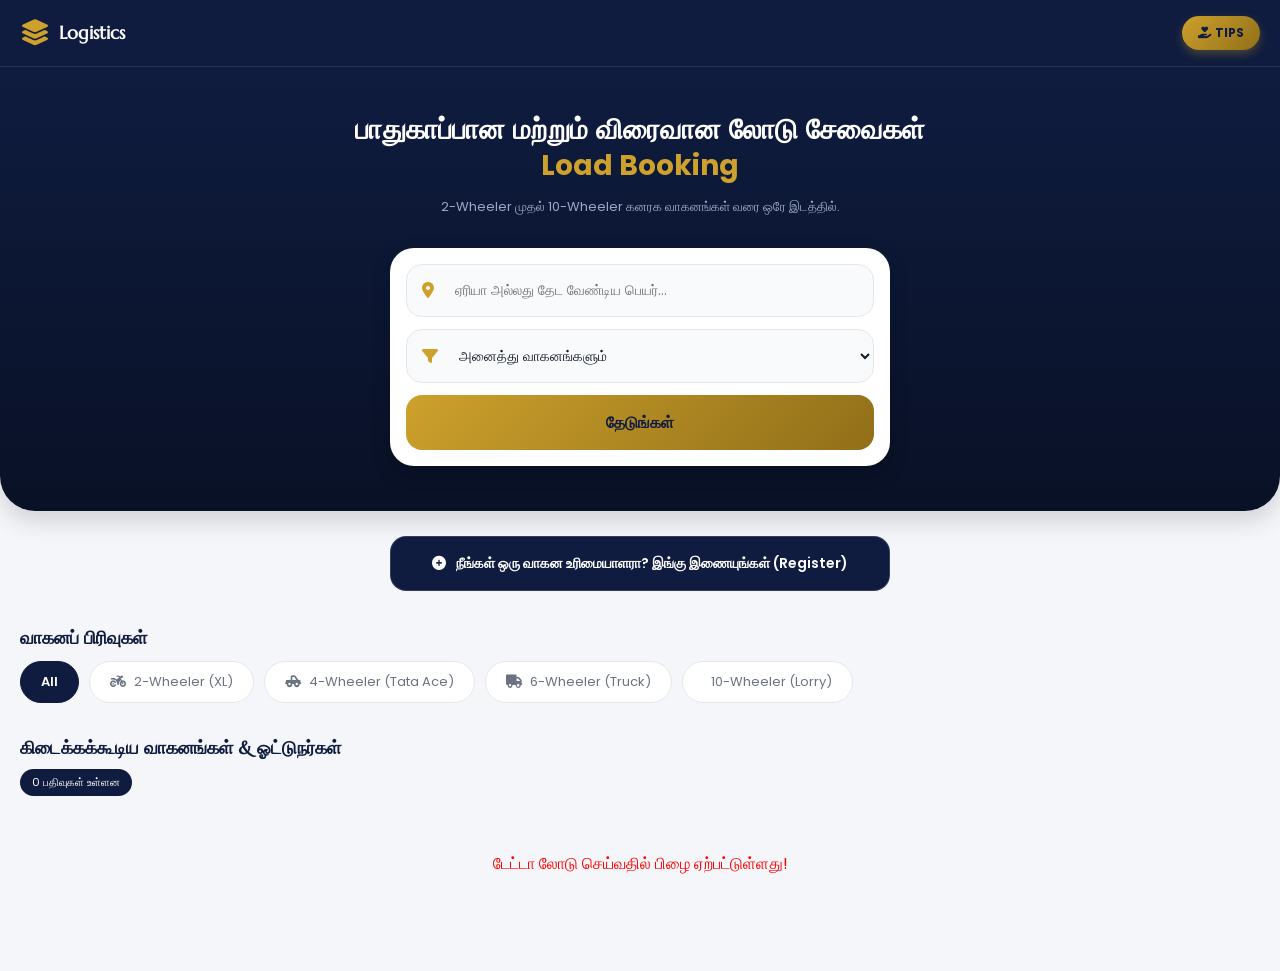
<file: LOGISTIC.html>
<!DOCTYPE html>
<html lang="ta">
<head>
    <meta charset="UTF-8">
    <meta name="viewport" content="width=device-width, initial-scale=1.0">
    <title>நம்ம ஊரு 360 | தேடல் தளம்</title>
    <link href="https://fonts.googleapis.com/css2?family=Marcellus&family=Poppins:wght@300;400;500;600;700&display=swap" rel="stylesheet">
    <link rel="stylesheet" href="https://cdnjs.cloudflare.com/ajax/libs/font-awesome/6.4.0/css/all.min.css">
    <link rel="stylesheet" href="all in one.css">
</head>
<body>

    <header>
        <div class="logo-container">
            <i class="fa-solid fa-layer-group store-logo-icon"></i>
            <h1>Logistics<br><span></span></h1>
        </div>
        <button id="tips-btn" class="tips-header-btn">
            <i class="fa-solid fa-hand-holding-heart"></i> TIPS
        </button>
    </header>

    <main>
        <section class="hero-section">
            <h2>பாதுகாப்பான மற்றும் விரைவான லோடு சேவைகள்<br><span>Load Booking</span></h2>
            <p class="hero-sub">2-Wheeler முதல் 10-Wheeler கனரக வாகனங்கள் வரை ஒரே இடத்தில்.</p>
            
            <div class="search-box-container">
                <div class="input-wrapper">
                    <i class="fa-solid fa-location-dot search-icon"></i>
                    <input type="text" id="area-search" placeholder="ஏரியா அல்லது தேட வேண்டிய பெயர்...">
                </div>
                <div class="select-wrapper">
                    <i class="fa-solid fa-filter brief-icon"></i>
                    <select id="product-filter">
                        <option value="all">அனைத்து வாகனங்களும்</option>
                        <option value="cat1">2-Wheeler Load (e.g., XL)</option>
                        <option value="cat2">4-Wheeler Load (e.g., Tata Ace)</option>
                        <option value="cat3">6-Wheeler Load (e.g., Truck)</option>
                        <option value="cat4">10-Wheeler Load (e.g., Lorry)</option>
                    </select>
                </div>
                <button id="search-btn">தேடுங்கள்</button>
            </div>
        </section>

        <section class="register-trigger-section">
            <button id="open-form-btn" class="main-register-btn">
                <i class="fa-solid fa-circle-plus"></i>  நீங்கள் ஒரு வாகன உரிமையாளரா? இங்கு இணையுங்கள் (Register)
            </button>
        </section>

        <section class="quick-categories">
            <h3>வாகனப் பிரிவுகள்</h3>
            <div class="category-chips">
                <button class="chip active" data-filter="all">All</button>
                <button class="chip" data-filter="cat1"><i class="fa-solid fa-motorcycle"></i> 2-Wheeler (XL)</button>
                <button class="chip" data-filter="cat2"><i class="fa-solid fa-truck-pickup"></i> 4-Wheeler (Tata Ace)</button>
                <button class="chip" data-filter="cat3"><i class="fa-solid fa-truck"></i> 6-Wheeler (Truck)</button>
                <button class="chip" data-filter="cat4"><i class="fa-solid fa-truck-flatbed"></i> 10-Wheeler (Lorry)</button>
            </div>
        </section>

        <section class="experts-section">
            <div class="section-title-area">
                <h3>கிடைக்கக்கூடிய வாகனங்கள் & ஓட்டுநர்கள்</h3>
                <span id="results-count">0 பதிவுகள் உள்ளன</span>
            </div>
            <div class="experts-grid" id="product-grid"></div>
        </section>
    </main>

    <div id="register-modal" class="modal">
        <div class="modal-content">
            <div class="modal-header">
                <h3><i class="fa-solid fa-file-signature"></i> புதிய வாகன சேர்க்கை</h3>
                <span class="close-btn" id="close-reg-btn">&times;</span>
            </div>
            <form id="product-form">
                <div class="form-group">
                    <label><i class="fa-solid fa-heading"></i> உரிமையாளர்</label>
                    <input type="text" id="shop-name" placeholder="உதாரணம்: நிறுவன பெயர் / கடை பெயர்" required>
                </div>

                <div class="form-group">
                    <label><i class="fa-solid fa-circle-info"></i>  ஓட்டுநர் பெயர்</label>
                    <input type="text" id="owner-name" placeholder="உதாரணம்: சேவை வகை / உரிமையாளர்" required>
                </div>

                <div class="form-group">
                    <label><i class="fa-solid fa-phone"></i> தொடர்பு எண் (WhatsApp எண்)</label>
                    <input type="tel" id="phone" placeholder="98765xxxxx" required>
                </div>

                <div class="form-group">
                    <label><i class="fa-solid fa-list"></i> வாகன வகை (Vehicle Type)</label>
                    <select id="prod-type" required>
                        <option value="cat1">2-Wheeler Load (e.g., XL)</option>
                        <option value="cat2">4-Wheeler Load (e.g., Tata Ace)</option>
                        <option value="cat3">6-Wheeler Load (e.g., Truck)</option>
                        <option value="cat4">10-Wheeler Load (e.g., Lorry)</option>
                    </select>
                </div>

                <div class="form-group">
                    <label><i class="fa-solid fa-circle-nodes"></i> கூடுதல் விபரம் (Extra Info / Price)</label>
                    <input type="text" id="delivery-info" placeholder="உதாரணம்: சலுகைகள் அல்லது கூடுதல் தகவல்" required>
                </div>

                <div class="form-group">
                    <label><i class="fa-solid fa-map-location-dot"></i> இருக்கும் இடம் (Location)</label>
                    <input type="text" id="location" placeholder="உதாரணம்: நகரின் பெயர் / ஏரியா" required>
                </div>

                <button type="submit" class="submit-btn">விபரங்களைச் சமர்ப்பிக்க</button>
            </form>
        </div>
    </div>

    <div id="tips-modal" class="modal">
        <div class="modal-content">
            <div class="modal-header">
                <h3><i class="fa-solid fa-gem" style="color: #cda12c;"></i> ஆதரவு அளிக்க</h3>
                <span class="close-btn" id="close-tips-btn">&times;</span>
            </div>
            <div style="text-align: center; margin-bottom: 15px;">
                <p style="font-size: 14px; color: #4B5563;">இந்தத் தளம் தொடர்ந்து சிறப்பாக இயங்க உங்களால் முடிந்த சிறு தொகையை வழங்கி ஊக்குவிக்கலாம்!</p>
            </div>
            <form id="tips-form">
                <div class="form-group">
                    <label><i class="fa-solid fa-user"></i> உங்கள் பெயர் (விரும்பினால்)</label>
                    <input type="text" id="payer-name" placeholder="உதாரணம்: அன்பு">
                </div>
                <div class="form-group">
                    <label><i class="fa-solid fa-indian-rupee-sign"></i> தொகையை உள்ளிடவும் (Amount)</label>
                    <input type="number" id="tips-amount" placeholder="100" min="1" required>
                </div>
                <a id="upi-pay-link" href="#" class="submit-btn" style="background: linear-gradient(135deg, #cda12c 0%, #916f19 100%); color: #0f1c3f; text-align: center; text-decoration: none; display: block;">
                    <i class="fa-solid fa-credit-card"></i> Pay via UPI App
                </a>
            </form>
        </div>
    </div>

    <div id="success-modal" class="modal" style="z-index: 2000; align-items: center;">
        <div class="modal-content" style="border-radius: 24px; max-width: 360px; text-align: center; margin: auto 20px; border-top: none; padding: 30px 24px;">
            <div style="margin-bottom: 20px;">
                <i class="fa-solid fa-circle-check" style="color: #10B981; font-size: 70px;"></i>
            </div>
            <h3 style="font-size: 20px; font-weight: 700; color: #0f1c3f; margin-bottom: 12px; line-height: 1.4;">பதிவு வெற்றிகரமாக முடிந்தது!</h3>
            <p style="font-size: 13px; color: #6B7280; margin-bottom: 25px; line-height: 1.6; font-weight: 500;">உங்களின் விபரங்கள் வெற்றிகரமாகச் சேமிக்கப்பட்டது. எங்கள் வாடிக்கையாளர் சேவை குழுவினர் விரைவில் உங்களைத் தொலைபேசி மூலம் தொடர்புகொண்டு சரிபார்ப்பு (Verification) செய்வார்கள். தயவுசெய்து அழைப்பை ஏற்கவும். நன்றி!</p>
            <button id="success-ok-btn" style="background: #0f1c3f; color: white; border: none; width: 100%; padding: 14px; border-radius: 14px; font-weight: 600; cursor: pointer; font-size: 15px;">சரி</button>
        </div>
    </div>

    <script src="logisitic.js"></script>
</body>
</html>
</file>
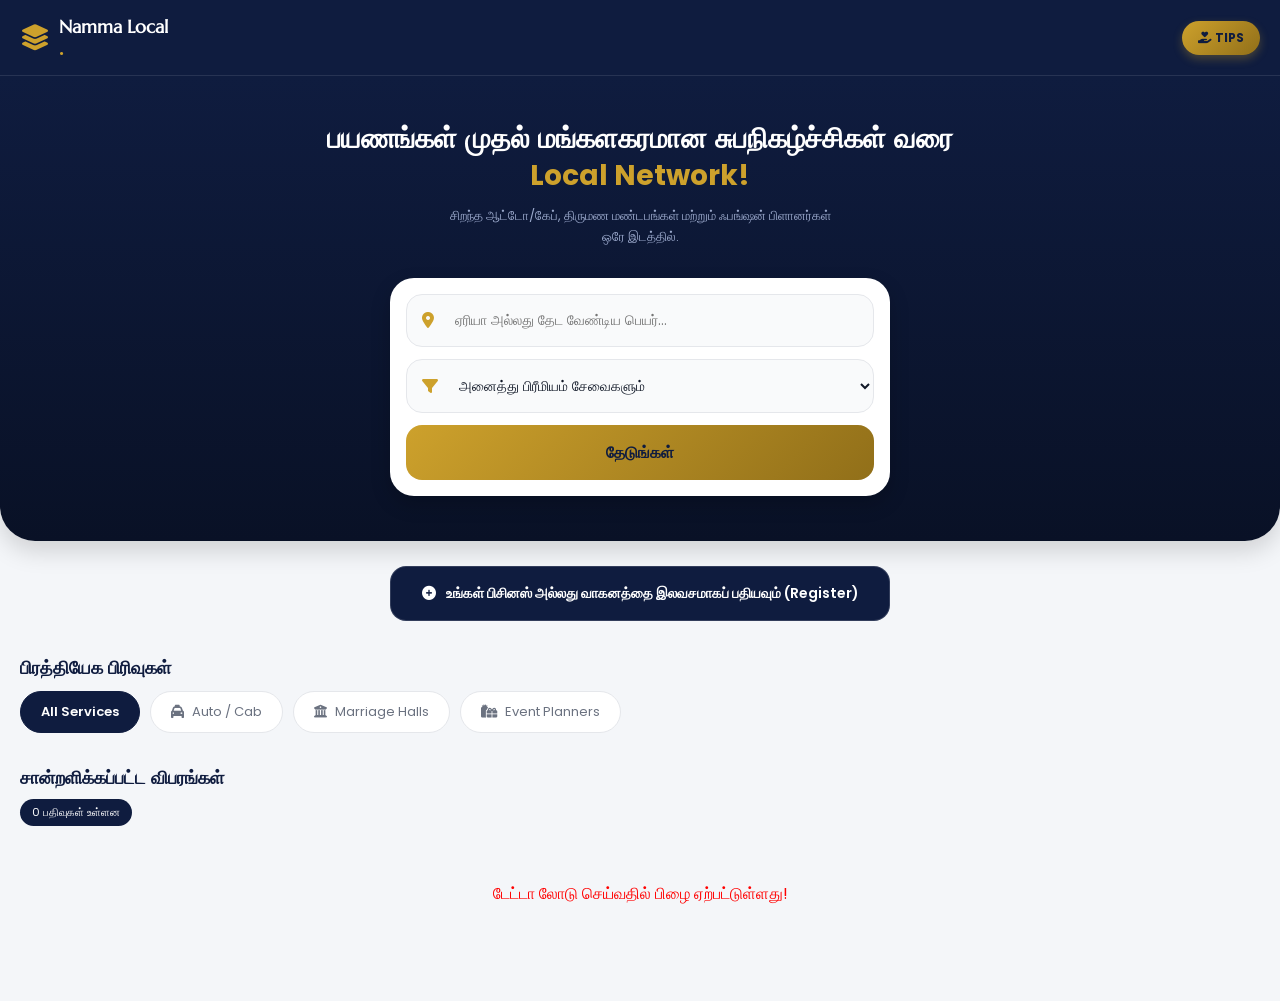
<file: namma local.html>
<!DOCTYPE html>
<html lang="ta">
<head>
    <meta charset="UTF-8">
    <meta name="viewport" content="width=device-width, initial-scale=1.0">
    <title>நம்ம ஊரு 360 | தேடல் தளம்</title>
    <link href="https://fonts.googleapis.com/css2?family=Marcellus&family=Poppins:wght@300;400;500;600;700&display=swap" rel="stylesheet">
    <link rel="stylesheet" href="https://cdnjs.cloudflare.com/ajax/libs/font-awesome/6.4.0/css/all.min.css">
    <link rel="stylesheet" href="all in one.css">
</head>
<body>

    <header>
        <div class="logo-container">
            <i class="fa-solid fa-layer-group store-logo-icon"></i>
            <h1>Namma Local<br><span>.</span></h1>
        </div>
        <button id="tips-btn" class="tips-header-btn">
            <i class="fa-solid fa-hand-holding-heart"></i> TIPS
        </button>
    </header>

    <main>
        <section class="hero-section">
            <h2>பயணங்கள் முதல் மங்களகரமான சுபநிகழ்ச்சிகள் வரை<br><span>Local Network!</span></h2>
            <p class="hero-sub">சிறந்த ஆட்டோ/கேப், திருமண மண்டபங்கள் மற்றும் ஃபங்ஷன் பிளானர்கள் ஒரே இடத்தில்.</p>
            
            <div class="search-box-container">
                <div class="input-wrapper">
                    <i class="fa-solid fa-location-dot search-icon"></i>
                    <input type="text" id="area-search" placeholder="ஏரியா அல்லது தேட வேண்டிய பெயர்...">
                </div>
                <div class="select-wrapper">
                    <i class="fa-solid fa-filter brief-icon"></i>
                    <select id="product-filter">
                        <option value="all">அனைத்து பிரீமியம் சேவைகளும்</option>
                        <option value="cat1">ஆட்டோ/கேப் (auto/cab)</option>
                        <option value="cat2">திருமண மண்டபங்கள் (Marriage Halls)</option>
                        <option value="cat3">ஃபங்ஷன் பிளானர் (Event Planners)</option>
                    </select>
                </div>
                <button id="search-btn">தேடுங்கள்</button>
            </div>
        </section>

        <section class="register-trigger-section">
            <button id="open-form-btn" class="main-register-btn">
                <i class="fa-solid fa-circle-plus"></i> உங்கள் பிசினஸ் அல்லது வாகனத்தை இலவசமாகப் பதியவும் (Register)
            </button>
        </section>

        <section class="quick-categories">
            <h3>பிரத்தியேக பிரிவுகள்</h3>
            <div class="category-chips">
                <button class="chip active" data-filter="all">All Services</button>
                <button class="chip" data-filter="cat1"><i class="fa-solid fa-taxi"></i>  Auto / Cab</button>
                <button class="chip" data-filter="cat2"><i class="fa-solid fa-building-columns"></i> Marriage Halls</button>
                <button class="chip" data-filter="cat3"><i class="fa-solid fa-gifts"></i> Event Planners</button>
            </div>
        </section>

        <section class="experts-section">
            <div class="section-title-area">
                <h3>சான்றளிக்கப்பட்ட விபரங்கள்</h3>
                <span id="results-count">0 பதிவுகள் உள்ளன</span>
            </div>
            <div class="experts-grid" id="product-grid"></div>
        </section>
    </main>

    <div id="register-modal" class="modal">
        <div class="modal-content">
            <div class="modal-header">
                <h3><i class="fa-solid fa-file-signature"></i> புதிய பிசினஸ் / வாகனப் பதிவு</h3>
                <span class="close-btn" id="close-reg-btn">&times;</span>
            </div>
            <form id="product-form">
                <div class="form-group">
                    <label><i class="fa-solid fa-heading"></i> பெயர்</label>
                    <input type="text" id="shop-name" placeholder="உதாரணம்: நிறுவன பெயர் / கடை பெயர்" required>
                </div>

                <div class="form-group">
                    <label><i class="fa-solid fa-circle-info"></i> நிறுவனத்தின் பெயர்</label>
                    <input type="text" id="owner-name" placeholder="உதாரணம்: சேவை வகை / உரிமையாளர்" required>
                </div>

                <div class="form-group">
                    <label><i class="fa-solid fa-phone"></i> தொடர்பு எண் (WhatsApp எண்)</label>
                    <input type="tel" id="phone" placeholder="98765xxxxx" required>
                </div>

                <div class="form-group">
                    <label><i class="fa-solid fa-list"></i> சேவை வகை (Category)</label>
                    <select id="prod-type" required>
                        <option value="cat1">ஆட்டோ / கேப் (Auto & Cab)</option>
                        <option value="cat2">திருமண மண்டபம் (Marriage Hall)</option>
                        <option value="cat3">ஃபங்ஷன் பிளானர் (Event Planner)</option>
                    </select>
                </div>

                <div class="form-group">
                    <label><i class="fa-solid fa-circle-nodes"></i> கூடுதல் விபரம் (Extra Info / Price)</label>
                    <input type="text" id="delivery-info" placeholder="உதாரணம்: சலுகைகள் அல்லது கூடுதல் தகவல்" required>
                </div>

                <div class="form-group">
                    <label><i class="fa-solid fa-map-location-dot"></i> இருக்கும் இடம் (Location)</label>
                    <input type="text" id="location" placeholder="உதாரணம்: நகரின் பெயர் / ஏரியா" required>
                </div>

                <button type="submit" class="submit-btn">விபரங்களைச் சமர்ப்பிக்க</button>
            </form>
        </div>
    </div>

    <div id="tips-modal" class="modal">
        <div class="modal-content">
            <div class="modal-header">
                <h3><i class="fa-solid fa-gem" style="color: #cda12c;"></i> ஆதரவு அளிக்க</h3>
                <span class="close-btn" id="close-tips-btn">&times;</span>
            </div>
            <div style="text-align: center; margin-bottom: 15px;">
                <p style="font-size: 14px; color: #4B5563;">இந்தத் தளம் தொடர்ந்து சிறப்பாக இயங்க உங்களால் முடிந்த சிறு தொகையை வழங்கி ஊக்குவிக்கலாம்!</p>
            </div>
            <form id="tips-form">
                <div class="form-group">
                    <label><i class="fa-solid fa-user"></i> உங்கள் பெயர் (விரும்பினால்)</label>
                    <input type="text" id="payer-name" placeholder="உதாரணம்: அன்பு">
                </div>
                <div class="form-group">
                    <label><i class="fa-solid fa-indian-rupee-sign"></i> தொகையை உள்ளிடவும் (Amount)</label>
                    <input type="number" id="tips-amount" placeholder="100" min="1" required>
                </div>
                <a id="upi-pay-link" href="#" class="submit-btn" style="background: linear-gradient(135deg, #cda12c 0%, #916f19 100%); color: #0f1c3f; text-align: center; text-decoration: none; display: block;">
                    <i class="fa-solid fa-credit-card"></i> Pay via UPI App
                </a>
            </form>
        </div>
    </div>

    <div id="success-modal" class="modal" style="z-index: 2000; align-items: center;">
        <div class="modal-content" style="border-radius: 24px; max-width: 360px; text-align: center; margin: auto 20px; border-top: none; padding: 30px 24px;">
            <div style="margin-bottom: 20px;">
                <i class="fa-solid fa-circle-check" style="color: #10B981; font-size: 70px;"></i>
            </div>
            <h3 style="font-size: 20px; font-weight: 700; color: #0f1c3f; margin-bottom: 12px; line-height: 1.4;">பதிவு வெற்றிகரமாக முடிந்தது!</h3>
            <p style="font-size: 13px; color: #6B7280; margin-bottom: 25px; line-height: 1.6; font-weight: 500;">எங்கள் வாடிக்கையாளர் சேவை குழுவினர் விரைவில் உங்களைத் தொலைபேசி மூலம் தொடர்புகொண்டு சரிபார்ப்பு (Verification) செய்வார்கள். தயவுசெய்து அழைப்பை ஏற்கவும்<br> நன்றி</p>
            <button id="success-ok-btn" style="background: #0f1c3f; color: white; border: none; width: 100%; padding: 14px; border-radius: 14px; font-weight: 600; cursor: pointer; font-size: 15px;">சரி</button>
        </div>
    </div>

    <script src="namma local.js"></script>
</body>
</html>
</file>
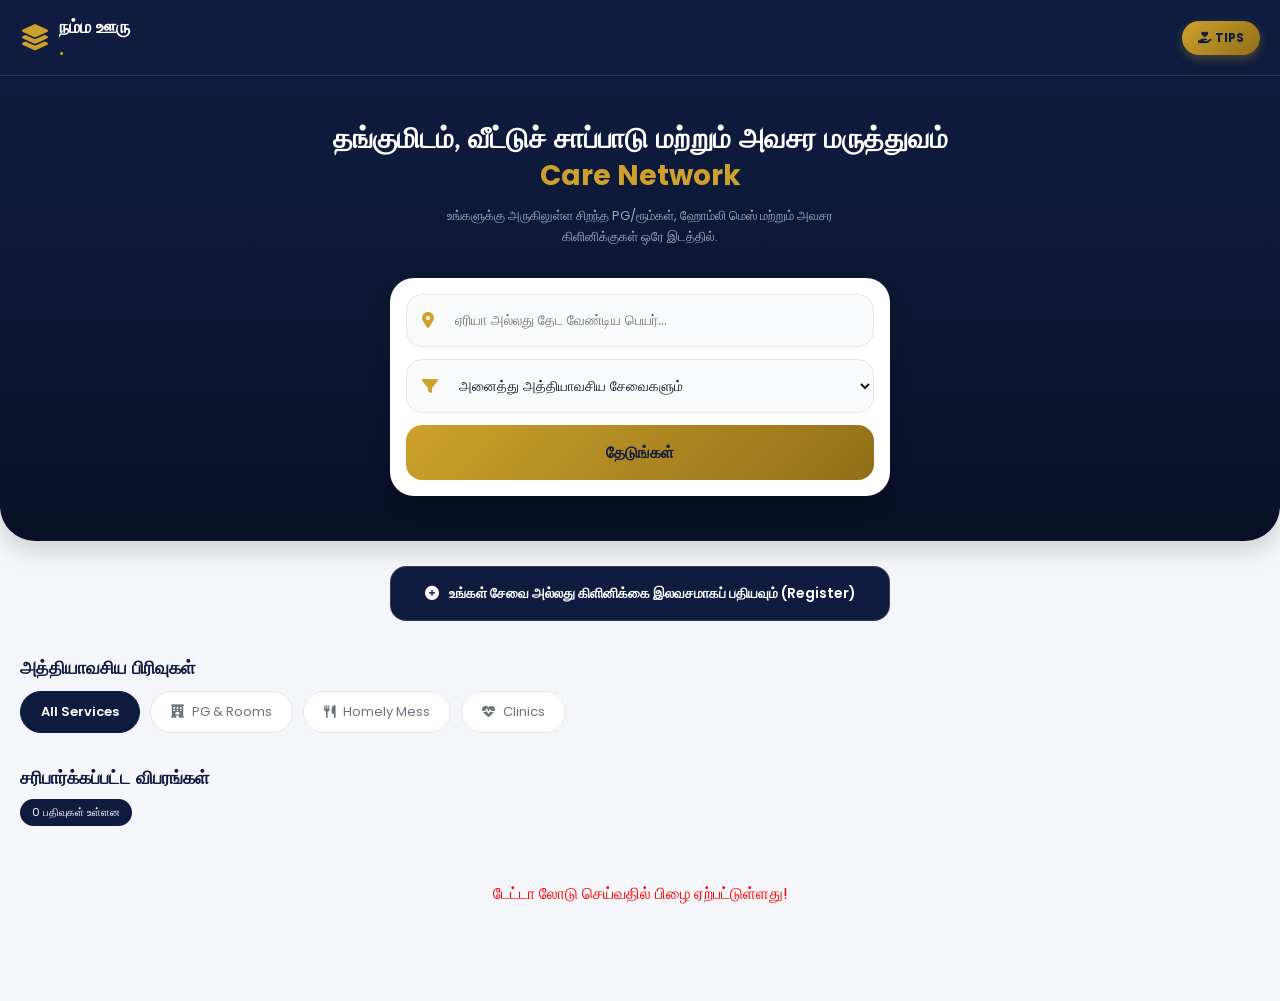
<file: nammaooru.html>
<!DOCTYPE html>
<html lang="ta">
<head>
    <meta charset="UTF-8">
    <meta name="viewport" content="width=device-width, initial-scale=1.0">
    <title>நம்ம ஊரு 360 | தேடல் தளம்</title>
    <link href="https://fonts.googleapis.com/css2?family=Marcellus&family=Poppins:wght@300;400;500;600;700&display=swap" rel="stylesheet">
    <link rel="stylesheet" href="https://cdnjs.cloudflare.com/ajax/libs/font-awesome/6.4.0/css/all.min.css">
    <link rel="stylesheet" href="all in one.css">
</head>
<body>

    <header>
        <div class="logo-container">
            <i class="fa-solid fa-layer-group store-logo-icon"></i>
            <h1>நம்ம ஊரு <br><span>.</span></h1>
        </div>
        <button id="tips-btn" class="tips-header-btn">
            <i class="fa-solid fa-hand-holding-heart"></i> TIPS
        </button>
    </header>

    <main>
        <section class="hero-section">
            <h2>தங்குமிடம், வீட்டுச் சாப்பாடு மற்றும் அவசர மருத்துவம்<br><span>Care Network</span></h2>
            <p class="hero-sub">உங்களுக்கு அருகிலுள்ள சிறந்த PG/ரூம்கள், ஹோம்லி மெஸ் மற்றும் அவசர கிளினிக்குகள் ஒரே இடத்தில்.</p>
            
            <div class="search-box-container">
                <div class="input-wrapper">
                    <i class="fa-solid fa-location-dot search-icon"></i>
                    <input type="text" id="area-search" placeholder="ஏரியா அல்லது தேட வேண்டிய பெயர்...">
                </div>
                <div class="select-wrapper">
                    <i class="fa-solid fa-filter brief-icon"></i>
                    <select id="product-filter">
                        <option value="all">அனைத்து அத்தியாவசிய சேவைகளும்</option>
                        <option value="cat1">PG / வாடகை ரூம்கள்</option>
                        <option value="cat2">ஹோம்லி மெஸ் (Homely Mess)</option>
                        <option value="cat3">அவசர கிளினிக் (24/7 Clinics)</option>

                    </select>
                </div>
                <button id="search-btn">தேடுங்கள்</button>
            </div>
        </section>

        <section class="register-trigger-section">
            <button id="open-form-btn" class="main-register-btn">
                <i class="fa-solid fa-circle-plus"></i> உங்கள் சேவை அல்லது கிளினிக்கை இலவசமாகப் பதியவும் (Register)
            </button>
        </section>

        <section class="quick-categories">
            <h3>அத்தியாவசிய பிரிவுகள்</h3>
            <div class="category-chips">
                <button class="chip active" data-filter="all">All Services</button>
                <button class="chip" data-filter="cat1"><i class="fa-solid fa-hotel"></i>  PG & Rooms</button>
                <button class="chip" data-filter="cat2"><i class="fa-solid fa-utensils"></i> Homely Mess</button>
                <button class="chip" data-filter="cat3"><i class="fa-solid fa-heart-pulse"></i>  Clinics</button>
            </div>
        </section>

        <section class="experts-section">
            <div class="section-title-area">
                <h3>சரிபார்க்கப்பட்ட விபரங்கள்</h3>
                <span id="results-count">0 பதிவுகள் உள்ளன</span>
            </div>
            <div class="experts-grid" id="product-grid"></div>
        </section>
    </main>

    <div id="register-modal" class="modal">
        <div class="modal-content">
            <div class="modal-header">
                <h3><i class="fa-solid fa-file-signature"></i> புதிய சேவை / கிளினிக் பதிவு</h3>
                <span class="close-btn" id="close-reg-btn">&times;</span>
            </div>
            <form id="product-form">
                <div class="form-group">
                    <label><i class="fa-solid fa-signature"></i>பெயர்</label>
                    <input type="text" id="shop-name" placeholder="உதாரணம்: நிறுவன பெயர் / கடை பெயர்" required>
                </div>

                <div class="form-group">
                    <label><i class="fa-solid fa-circle-info"></i> நிறுவனத்தின் பெயர்</label>
                    <input type="text" id="owner-name" placeholder="உதாரணம்: சேவை வகை / உரிமையாளர்" required>
                </div>

                <div class="form-group">
                    <label><i class="fa-solid fa-phone"></i> தொடர்பு எண் (WhatsApp எண்)</label>
                    <input type="tel" id="phone" placeholder="98765xxxxx" required>
                </div>

                <div class="form-group">
                    <label><i class="fa-solid fa-list"></i> வகையைத் தேர்ந்தெடு (Category)</label>
                    <select id="prod-type" required>
                        <option value="cat1">PG / வாடகை ரூம்கள்</option>
                        <option value="cat2">ஹோம்லி மெஸ் (Homely Mess)</option>
                        <option value="cat3">அவசர கிளினிக் (24/7 Clinic)</option>
                    </select>
                </div>

                <div class="form-group">
                    <label><i class="fa-solid fa-circle-nodes"></i> கூடுதல் விபரம் (Extra Info / Price)</label>
                    <input type="text" id="delivery-info" placeholder="உதாரணம்: சலுகைகள் அல்லது கூடுதல் தகவல்" required>
                </div>

                <div class="form-group">
                    <label><i class="fa-solid fa-map-location-dot"></i> இருக்கும் இடம் (Location)</label>
                    <input type="text" id="location" placeholder="உதாரணம்: நகரின் பெயர் / ஏரியா" required>
                </div>

                <button type="submit" class="submit-btn">விபரங்களைச் சமர்ப்பிக்க</button>
            </form>
        </div>
    </div>

    <div id="tips-modal" class="modal">
        <div class="modal-content">
            <div class="modal-header">
                <h3><i class="fa-solid fa-gem" style="color: #cda12c;"></i> ஆதரவு அளிக்க</h3>
                <span class="close-btn" id="close-tips-btn">&times;</span>
            </div>
            <div style="text-align: center; margin-bottom: 15px;">
                <p style="font-size: 14px; color: #4B5563;">இந்தத் தளம் தொடர்ந்து சிறப்பாக இயங்க உங்களால் முடிந்த சிறு தொகையை வழங்கி ஊக்குவிக்கலாம்!</p>
            </div>
            <form id="tips-form">
                <div class="form-group">
                    <label><i class="fa-solid fa-user"></i> உங்கள் பெயர் (விரும்பினால்)</label>
                    <input type="text" id="payer-name" placeholder="உதாரணம்: அன்பு">
                </div>
                <div class="form-group">
                    <label><i class="fa-solid fa-indian-rupee-sign"></i> தொகையை உள்ளிடவும் (Amount)</label>
                    <input type="number" id="tips-amount" placeholder="100" min="1" required>
                </div>
                <a id="upi-pay-link" href="#" class="submit-btn" style="background: linear-gradient(135deg, #cda12c 0%, #916f19 100%); color: #0f1c3f; text-align: center; text-decoration: none; display: block;">
                    <i class="fa-solid fa-credit-card"></i> Pay via UPI App
                </a>
            </form>
        </div>
    </div>

    <div id="success-modal" class="modal" style="z-index: 2000; align-items: center;">
        <div class="modal-content" style="border-radius: 24px; max-width: 360px; text-align: center; margin: auto 20px; border-top: none; padding: 30px 24px;">
            <div style="margin-bottom: 20px;">
                <i class="fa-solid fa-circle-check" style="color: #10B981; font-size: 70px;"></i>
            </div>
            <h3 style="font-size: 20px; font-weight: 700; color: #0f1c3f; margin-bottom: 12px; line-height: 1.4;">பதிவு வெற்றிகரமாக முடிந்தது!</h3>
            <p style="font-size: 13px; color: #6B7280; margin-bottom: 25px; line-height: 1.6; font-weight: 500;">உங்களின் விபரங்கள் வெற்றிகரமாகச் சேமிக்கப்பட்டது. வெற்றிகரமாக ஏற்றுக்கொள்ளப்பட்டது. எங்கள் வாடிக்கையாளர் சேவை குழுவினர் விரைவில் உங்களைத் தொலைபேசி மூலம் தொடர்புகொண்டு சரிபார்ப்பு (Verification) செய்வார்கள். தயவுசெய்து அழைப்பை ஏற்கவும். </p>
            <button id="success-ok-btn" style="background: #0f1c3f; color: white; border: none; width: 100%; padding: 14px; border-radius: 14px; font-weight: 600; cursor: pointer; font-size: 15px;">சரி</button>
        </div>
    </div>

    <script src="namma ooru.js"></script>
</body>
</html>
</file>
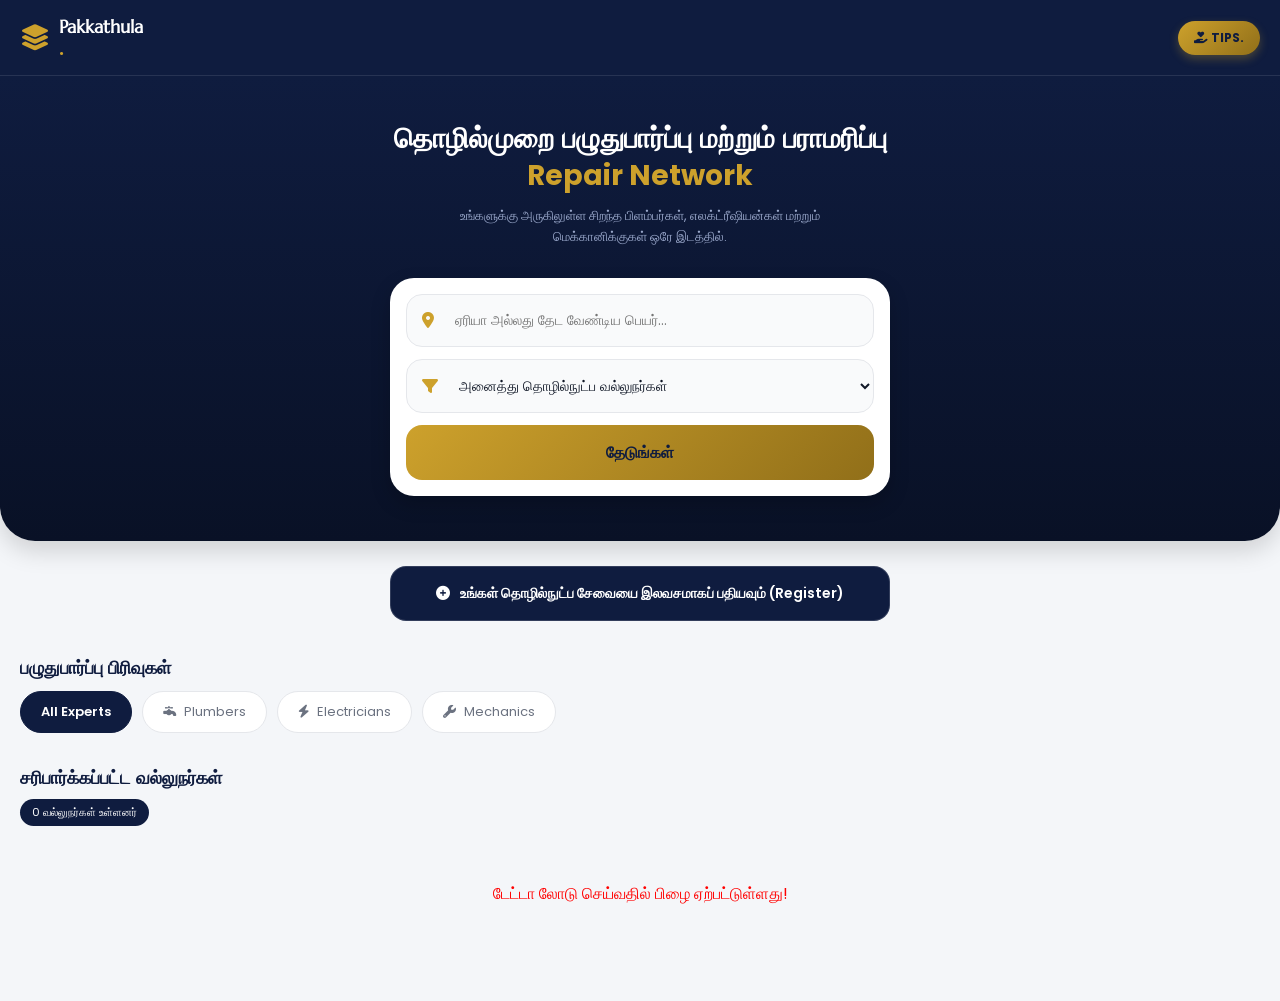
<file: PAKKATHULA.html>
<!DOCTYPE html>
<html lang="ta">
<head>
    <meta charset="UTF-8">
    <meta name="viewport" content="width=device-width, initial-scale=1.0">
    <title>நம்ம ஊரு 360 | தேடல் தளம்</title>
    <link href="https://fonts.googleapis.com/css2?family=Marcellus&family=Poppins:wght@300;400;500;600;700&display=swap" rel="stylesheet">
    <link rel="stylesheet" href="https://cdnjs.cloudflare.com/ajax/libs/font-awesome/6.4.0/css/all.min.css">
    <link rel="stylesheet" href="all in one.css">
</head>
<body>

    <header>
        <div class="logo-container">
            <i class="fa-solid fa-layer-group store-logo-icon"></i>
            <h1>Pakkathula<br><span>.</span></h1>
        </div>
        <button id="tips-btn" class="tips-header-btn">
            <i class="fa-solid fa-hand-holding-heart"></i> TIPS.
        </button>
    </header>

    <main>
        <section class="hero-section">
            <h2>தொழில்முறை பழுதுபார்ப்பு மற்றும் பராமரிப்பு<br><span>Repair Network</span></h2>
            <p class="hero-sub">உங்களுக்கு அருகிலுள்ள சிறந்த பிளம்பர்கள், எலக்ட்ரீஷியன்கள் மற்றும் மெக்கானிக்குகள் ஒரே இடத்தில்.</p>
            
            <div class="search-box-container">
                <div class="input-wrapper">
                    <i class="fa-solid fa-location-dot search-icon"></i>
                    <input type="text" id="area-search" placeholder="ஏரியா அல்லது தேட வேண்டிய பெயர்...">
                </div>
                <div class="select-wrapper">
                    <i class="fa-solid fa-filter brief-icon"></i>
                    <select id="product-filter">
                        <option value="all">அனைத்து தொழில்நுட்ப வல்லுநர்கள்</option>
                        <option value="cat1">பிளம்பர்கள் (Plumbers)</option>
                        <option value="cat2">எலக்ட்ரீஷியன்கள் (Electricians)</option>
                        <option value="cat3">மெக்கானிக்குகள் (Mechanics)</option>
                    </select>
                </div>
                <button id="search-btn">தேடுங்கள்</button>
            </div>
        </section>

        <section class="register-trigger-section">
            <button id="open-form-btn" class="main-register-btn">
                <i class="fa-solid fa-circle-plus"></i>  உங்கள் தொழில்நுட்ப சேவையை இலவசமாகப் பதியவும் (Register)
            </button>
        </section>

        <section class="quick-categories">
            <h3>பழுதுபார்ப்பு பிரிவுகள்</h3>
            <div class="category-chips">
                <button class="chip active" data-filter="all">All Experts</button>
                <button class="chip" data-filter="cat1"><i class="fa-solid fa-faucet"></i> Plumbers</button>
                <button class="chip" data-filter="cat2"><i class="fa-solid fa-bolt"></i>  Electricians</button>
                <button class="chip" data-filter="cat3"><i class="fa-solid fa-wrench"></i> Mechanics</button>
            </div>
        </section>

        <section class="experts-section">
            <div class="section-title-area">
                <h3>சரிபார்க்கப்பட்ட வல்லுநர்கள்</h3>
                <span id="results-count">0 வல்லுநர்கள் உள்ளனர்</span>
            </div>
            <div class="experts-grid" id="product-grid"></div>
        </section>
    </main>

    <div id="register-modal" class="modal">
        <div class="modal-content">
            <div class="modal-header">
                <h3><i class="fa-solid fa-file-signature"></i> புதிய வல்லுநர் பதிவு</h3>
                <span class="close-btn" id="close-reg-btn">&times;</span>
            </div>
            <form id="product-form">
                <div class="form-group">
                    <label><i class="fa-solid fa-heading"></i> வல்லுநர் பெயர்</label>
                    <input type="text" id="shop-name" placeholder="உதாரணம்: நிறுவன பெயர் / கடை பெயர்" required>
                </div>

                <div class="form-group">
                    <label><i class="fa-solid fa-circle-info"></i> நிறுவனத்தின் பெயர்</label>
                    <input type="text" id="owner-name" placeholder="உதாரணம்: சேவை வகை / உரிமையாளர்" required>
                </div>

                <div class="form-group">
                    <label><i class="fa-solid fa-phone"></i> தொடர்பு எண் (WhatsApp எண்)</label>
                    <input type="tel" id="phone" placeholder="98765xxxxx" required>
                </div>

                <div class="form-group">
                    <label><i class="fa-solid fa-list"></i> வேலை வகை (Category)</label>
                    <select id="prod-type" required>
                        <option value="cat1">பிளம்பர் (Plumber)</option>
                        <option value="cat2">எலக்ட்ரீஷியன் (Electrician)</option>
                        <option value="cat3">மெக்கானிக் (Mechanic)</option>
                    </select>
                </div>

                <div class="form-group">
                    <label><i class="fa-solid fa-circle-nodes"></i> கூடுதல் விபரம் (Extra Info / Price)</label>
                    <input type="text" id="delivery-info" placeholder="உதாரணம்: சலுகைகள் அல்லது கூடுதல் தகவல்" required>
                </div>

                <div class="form-group">
                    <label><i class="fa-solid fa-map-location-dot"></i> இருக்கும் இடம் (Location)</label>
                    <input type="text" id="location" placeholder="உதாரணம்: நகரின் பெயர் / ஏரியா" required>
                </div>

                <button type="submit" class="submit-btn">விபரங்களைச் சமர்ப்பிக்க</button>
            </form>
        </div>
    </div>

    <div id="tips-modal" class="modal">
        <div class="modal-content">
            <div class="modal-header">
                <h3><i class="fa-solid fa-gem" style="color: #cda12c;"></i> ஆதரவு அளிக்க</h3>
                <span class="close-btn" id="close-tips-btn">&times;</span>
            </div>
            <div style="text-align: center; margin-bottom: 15px;">
                <p style="font-size: 14px; color: #4B5563;">இந்தத் தளம் தொடர்ந்து சிறப்பாக இயங்க உங்களால் முடிந்த சிறு தொகையை வழங்கி ஊக்குவிக்கலாம்!</p>
            </div>
            <form id="tips-form">
                <div class="form-group">
                    <label><i class="fa-solid fa-user"></i> உங்கள் பெயர் (விரும்பினால்)</label>
                    <input type="text" id="payer-name" placeholder="உதாரணம்: அன்பு">
                </div>
                <div class="form-group">
                    <label><i class="fa-solid fa-indian-rupee-sign"></i> தொகையை உள்ளிடவும் (Amount)</label>
                    <input type="number" id="tips-amount" placeholder="100" min="1" required>
                </div>
                <a id="upi-pay-link" href="#" class="submit-btn" style="background: linear-gradient(135deg, #cda12c 0%, #916f19 100%); color: #0f1c3f; text-align: center; text-decoration: none; display: block;">
                    <i class="fa-solid fa-credit-card"></i> Pay via UPI App
                </a>
            </form>
        </div>
    </div>

    <div id="success-modal" class="modal" style="z-index: 2000; align-items: center;">
        <div class="modal-content" style="border-radius: 24px; max-width: 360px; text-align: center; margin: auto 20px; border-top: none; padding: 30px 24px;">
            <div style="margin-bottom: 20px;">
                <i class="fa-solid fa-circle-check" style="color: #10B981; font-size: 70px;"></i>
            </div>
            <h3 style="font-size: 20px; font-weight: 700; color: #0f1c3f; margin-bottom: 12px; line-height: 1.4;">பதிவு வெற்றிகரமாக முடிந்தது!</h3>
            <p style="font-size: 13px; color: #6B7280; margin-bottom: 25px; line-height: 1.6; font-weight: 500;">எங்கள் வாடிக்கையாளர் சேவை குழுவினர் விரைவில் உங்களைத் தொலைபேசி மூலம் தொடர்புகொண்டு சரிபார்ப்பு (Verification) செய்வார்கள். தயவுசெய்து அழைப்பை ஏற்கவும். நன்றி</p>
            <button id="success-ok-btn" style="background: #0f1c3f; color: white; border: none; width: 100%; padding: 14px; border-radius: 14px; font-weight: 600; cursor: pointer; font-size: 15px;">சரி</button>
        </div>
    </div>

    <script src="pakkathula.js"></script>
</body>
</html>
</file>
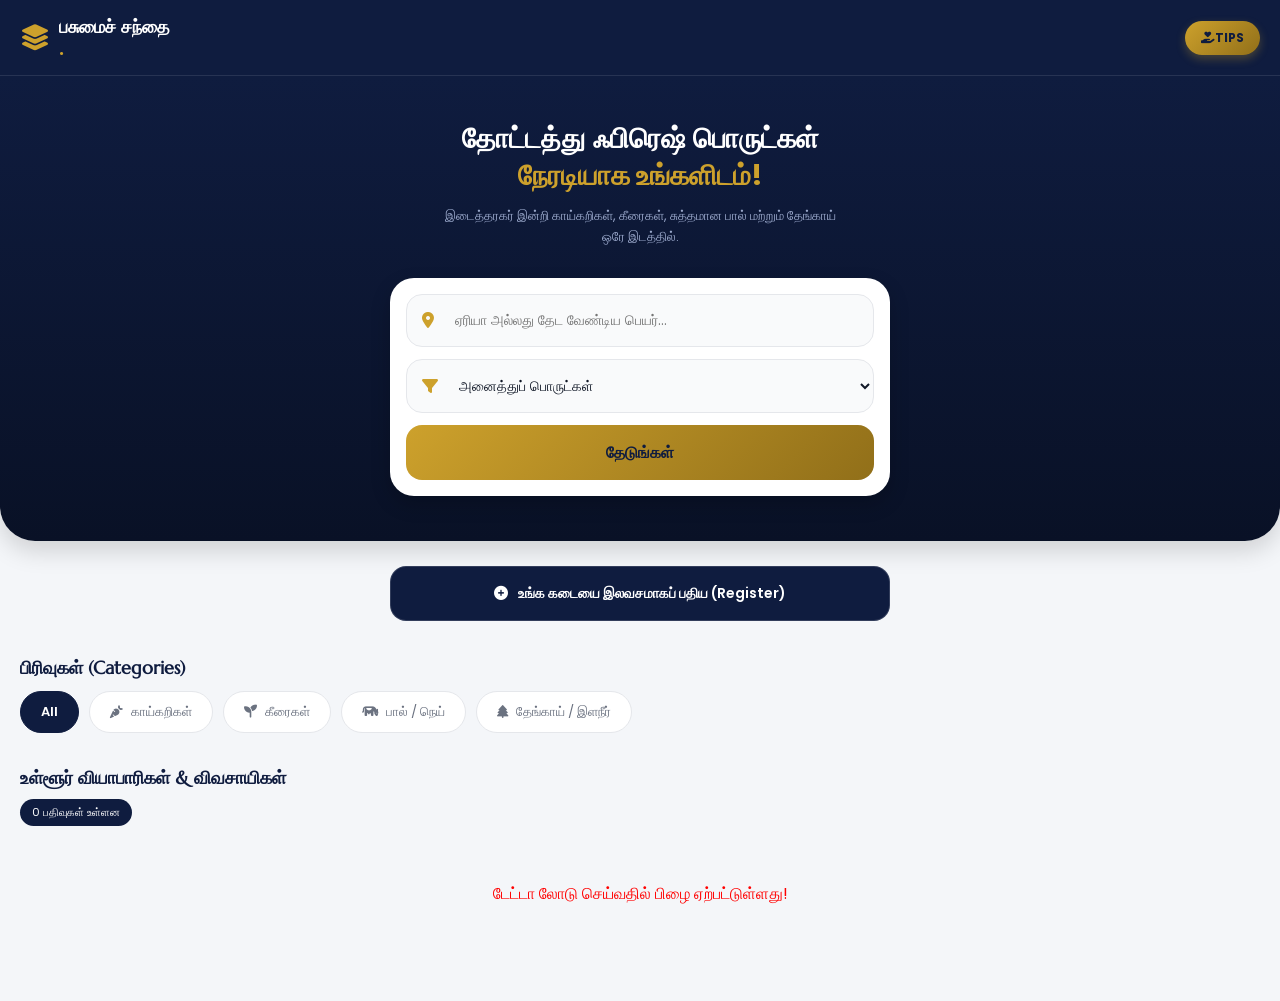
<file: sandhai.html>
<!DOCTYPE html>
<html lang="ta">
<head>
    <meta charset="UTF-8">
    <meta name="viewport" content="width=device-width, initial-scale=1.0">
    <title>நம்ம ஊரு 360 | தேடல் தளம்</title>
    <link href="https://fonts.googleapis.com/css2?family=Marcellus&family=Poppins:wght@300;400;500;600;700&display=swap" rel="stylesheet">
    <link rel="stylesheet" href="https://cdnjs.cloudflare.com/ajax/libs/font-awesome/6.4.0/css/all.min.css">
    <link rel="stylesheet" href="all in one.css">
</head>
<body>

    <header>
        <div class="logo-container">
            <i class="fa-solid fa-layer-group store-logo-icon"></i>
            <h1>பசுமைச் சந்தை<br><span>.</span></h1>
        </div>
        <button id="tips-btn" class="tips-header-btn">
            <i class="fa-solid fa-hand-holding-heart"></i>TIPS
        </button>
    </header>

    <main>
        <section class="hero-section">
            <h2>தோட்டத்து ஃபிரெஷ் பொருட்கள்<br><span>நேரடியாக உங்களிடம்!</span></h2>
            <p class="hero-sub">இடைத்தரகர் இன்றி காய்கறிகள், கீரைகள், சுத்தமான பால் மற்றும் தேங்காய் ஒரே இடத்தில்.</p>
            
            <div class="search-box-container">
                <div class="input-wrapper">
                    <i class="fa-solid fa-location-dot search-icon"></i>
                    <input type="text" id="area-search" placeholder="ஏரியா அல்லது தேட வேண்டிய பெயர்...">
                </div>
                <div class="select-wrapper">
                    <i class="fa-solid fa-filter brief-icon"></i>
                    <select id="product-filter">
                        <option value="all">அனைத்துப் பொருட்கள்</option>
                        <option value="cat1">காய்கறிகள் (Vegetables)</option>
                        <option value="cat2">ஃபிரெஷ் கீரைகள் (Greens)</option>
                        <option value="cat3">பால் & நெய் (Milk & Dairy)</option>
                        <option value="cat4">தேங்காய் & இளநீர் (Coconut)</option>
                    </select>
                </div>
                <button id="search-btn">தேடுங்கள்</button>
            </div>
        </section>

        <section class="register-trigger-section">
            <button id="open-form-btn" class="main-register-btn">
                <i class="fa-solid fa-circle-plus"></i> உங்க கடையை இலவசமாகப் பதிய (Register)
            </button>
        </section>

        <section class="quick-categories">
            <h3>பிரிவுகள் (Categories)</h3>
            <div class="category-chips">
                <button class="chip active" data-filter="all">All</button>
                <button class="chip" data-filter="cat1"><i class="fa-solid fa-carrot"></i> காய்கறிகள்</button>
                <button class="chip" data-filter="cat2"><i class="fa-solid fa-seedling"></i> கீரைகள்</button>
                <button class="chip" data-filter="cat3"><i class="fa-solid fa-cow"></i> பால் / நெய்</button>
                <button class="chip" data-filter="cat4"><i class="fa-solid fa-tree"></i> தேங்காய் / இளநீர்</button>
            </div>
        </section>

        <section class="experts-section">
            <div class="section-title-area">
                <h3>உள்ளூர் வியாபாரிகள் & விவசாயிகள்</h3>
                <span id="results-count">0 பதிவுகள் உள்ளன</span>
            </div>
            <div class="experts-grid" id="product-grid"></div>
        </section>
    </main>

    <div id="register-modal" class="modal">
        <div class="modal-content">
            <div class="modal-header">
                <h3><i class="fa-solid fa-file-signature"></i> புதிய கடைப் பதிவு</h3>
                <span class="close-btn" id="close-reg-btn">&times;</span>
            </div>
            <form id="product-form">
                <div class="form-group">
                    <label><i class="fa-solid fa-heading"></i> விவசாயி / வியாபாரி பெயர்</label>
                    <input type="text" id="shop-name" placeholder="உதாரணம்: நிறுவன பெயர் / கடை பெயர்" required>
                </div>

                <div class="form-group">
                    <label><i class="fa-solid fa-circle-info"></i> கடை அல்லது தோட்டத்தின் பெயர்</label>
                    <input type="text" id="owner-name" placeholder="உதாரணம்: சேவை வகை / உரிமையாளர்" required>
                </div>

                <div class="form-group">
                    <label><i class="fa-solid fa-phone"></i> தொடர்பு எண் (WhatsApp எண்)</label>
                    <input type="tel" id="phone" placeholder="98765xxxxx" required>
                </div>

                <div class="form-group">
                    <label><i class="fa-solid fa-list"></i>  விற்கும் முதன்மை பொருள்</label>
                    <select id="prod-type" required>
                        <option value="cat1">காய்கறிகள் (Vegetables)</option>
                        <option value="cat2">ஃபிரெஷ் கீரைகள் (Greens)</option>
                        <option value="cat3">பால் & நெய் (Milk & Dairy)</option>
                        <option value="cat4">தேங்காய் & இளநீர் (Coconut)</option>
                    </select>
                </div>

                <div class="form-group">
                    <label><i class="fa-solid fa-circle-nodes"></i> கூடுதல் விபரம் (Extra Info / Price)</label>
                    <input type="text" id="delivery-info" placeholder="உதாரணம்: சலுகைகள் அல்லது கூடுதல் தகவல்" required>
                </div>

                <div class="form-group">
                    <label><i class="fa-solid fa-map-location-dot"></i> இருக்கும் இடம் (Location)</label>
                    <input type="text" id="location" placeholder="உதாரணம்: நகரின் பெயர் / ஏரியா" required>
                </div>

                <button type="submit" class="submit-btn">விபரங்களைச் சமர்ப்பிக்க</button>
            </form>
        </div>
    </div>

    <div id="tips-modal" class="modal">
        <div class="modal-content">
            <div class="modal-header">
                <h3><i class="fa-solid fa-gem" style="color: #cda12c;"></i> ஆதரவு அளிக்க</h3>
                <span class="close-btn" id="close-tips-btn">&times;</span>
            </div>
            <div style="text-align: center; margin-bottom: 15px;">
                <p style="font-size: 14px; color: #4B5563;">இந்தத் தளம் தொடர்ந்து சிறப்பாக இயங்க உங்களால் முடிந்த சிறு தொகையை வழங்கி ஊக்குவிக்கலாம்!</p>
            </div>
            <form id="tips-form">
                <div class="form-group">
                    <label><i class="fa-solid fa-user"></i> உங்கள் பெயர் (விரும்பினால்)</label>
                    <input type="text" id="payer-name" placeholder="உதாரணம்: அன்பு">
                </div>
                <div class="form-group">
                    <label><i class="fa-solid fa-indian-rupee-sign"></i> தொகையை உள்ளிடவும் (Amount)</label>
                    <input type="number" id="tips-amount" placeholder="100" min="1" required>
                </div>
                <a id="upi-pay-link" href="#" class="submit-btn" style="background: linear-gradient(135deg, #cda12c 0%, #916f19 100%); color: #0f1c3f; text-align: center; text-decoration: none; display: block;">
                    <i class="fa-solid fa-credit-card"></i> Pay via UPI App
                </a>
            </form>
        </div>
    </div>

    <div id="success-modal" class="modal" style="z-index: 2000; align-items: center;">
        <div class="modal-content" style="border-radius: 24px; max-width: 360px; text-align: center; margin: auto 20px; border-top: none; padding: 30px 24px;">
            <div style="margin-bottom: 20px;">
                <i class="fa-solid fa-circle-check" style="color: #10B981; font-size: 70px;"></i>
            </div>
            <h3 style="font-size: 20px; font-weight: 700; color: #0f1c3f; margin-bottom: 12px; line-height: 1.4;">பதிவு வெற்றிகரமாக முடிந்தது!</h3>
            <p style="font-size: 13px; color: #6B7280; margin-bottom: 25px; line-height: 1.6; font-weight: 500;">உங்களின் விபரங்கள் வெற்றிகரமாகச் சேமிக்கப்பட்டது. எங்கள் வாடிக்கையாளர் சேவை குழுவினர் விரைவில் உங்களைத் தொலைபேசி மூலம் தொடர்புகொண்டு சரிபார்ப்பு (Verification) செய்வார்கள். தயவுசெய்து அழைப்பை ஏற்கவும். நன்றி!"</p>
            <button id="success-ok-btn" style="background: #0f1c3f; color: white; border: none; width: 100%; padding: 14px; border-radius: 14px; font-weight: 600; cursor: pointer; font-size: 15px;">சரி</button>
        </div>
    </div>

    <script src="sandhai.js"></script>
</body>
</html>
</file>
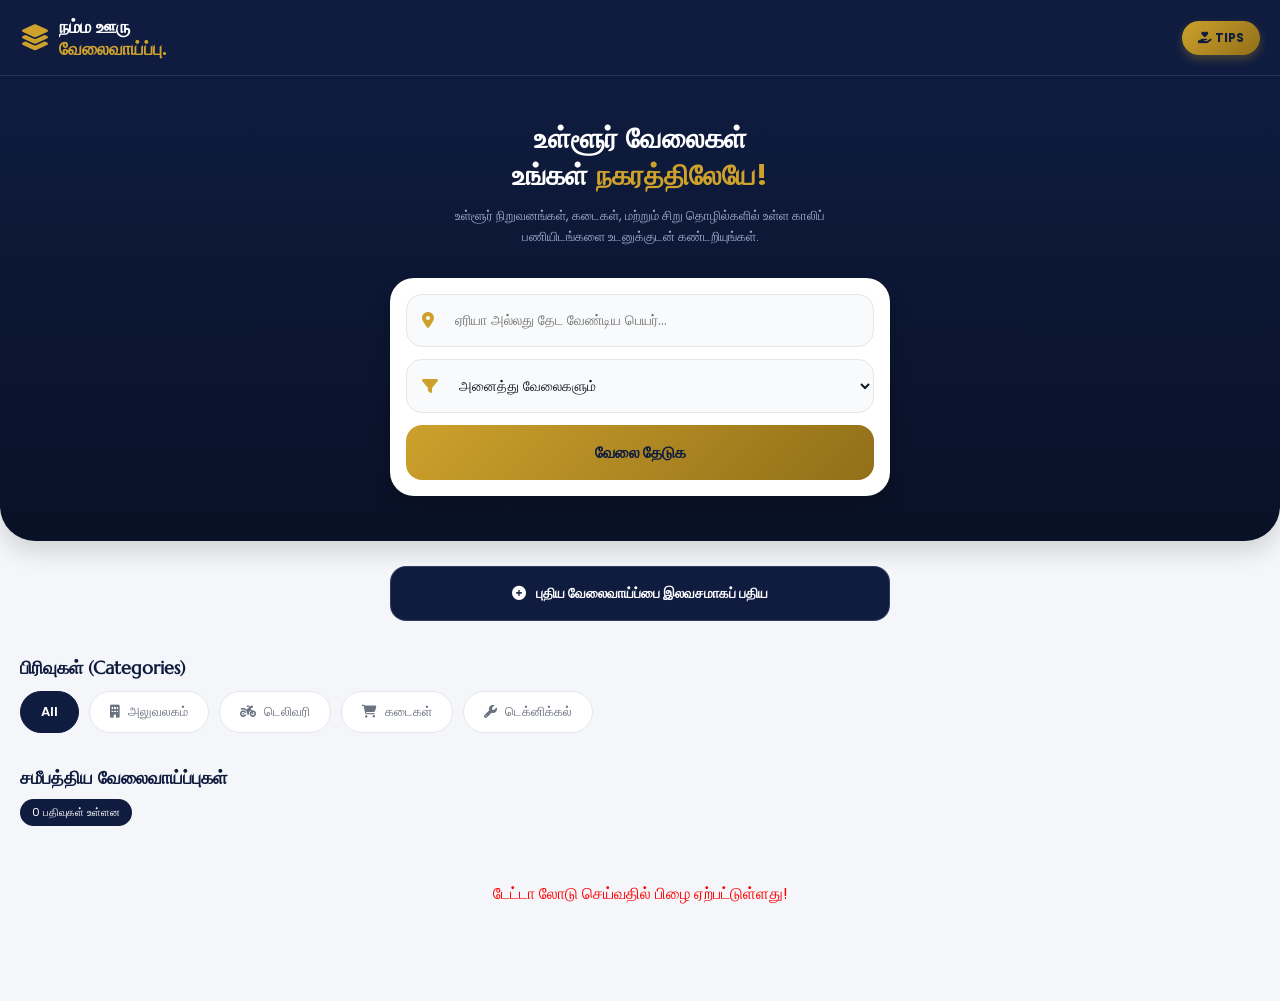
<file: work wanted.html>
<!DOCTYPE html>
<html lang="ta">
<head>
    <meta charset="UTF-8">
    <meta name="viewport" content="width=device-width, initial-scale=1.0">
    <title>நம்ம ஊரு 360 | தேடல் தளம்</title>
    <link href="https://fonts.googleapis.com/css2?family=Marcellus&family=Poppins:wght@300;400;500;600;700&display=swap" rel="stylesheet">
    <link rel="stylesheet" href="https://cdnjs.cloudflare.com/ajax/libs/font-awesome/6.4.0/css/all.min.css">
    <link rel="stylesheet" href="all in one.css">
</head>
<body>

    <header>
        <div class="logo-container">
            <i class="fa-solid fa-layer-group store-logo-icon"></i>
            <h1>நம்ம ஊரு <br><span>வேலைவாய்ப்பு.</span></h1>
        </div>
        <button id="tips-btn" class="tips-header-btn">
            <i class="fa-solid fa-hand-holding-heart"></i> TIPS
        </button>
    </header>

    <main>
        <section class="hero-section">
            <h2>உள்ளூர் வேலைகள்<br>உங்கள் <span>நகரத்திலேயே!</span></h2>
            <p class="hero-sub">உள்ளூர் நிறுவனங்கள், கடைகள், மற்றும் சிறு தொழில்களில் உள்ள காலிப் பணியிடங்களை உடனுக்குடன் கண்டறியுங்கள்.</p>
            
            <div class="search-box-container">
                <div class="input-wrapper">
                    <i class="fa-solid fa-location-dot search-icon"></i>
                    <input type="text" id="area-search" placeholder="ஏரியா அல்லது தேட வேண்டிய பெயர்...">
                </div>
                <div class="select-wrapper">
                    <i class="fa-solid fa-filter brief-icon"></i>
                    <select id="product-filter">
                        <option value="all">அனைத்து வேலைகளும்</option>
                        <option value="cat1">அலுவலக வேலைகள் (Office Jobs)</option>
                        <option value="cat2">டெலிவரி & டிரைவர் (Delivery/Driver)</option>
                        <option value="cat3">கடை & சூப்பர் மார்க்கெட் (Store Jobs)</option>
                        <option value="cat4">தொழில்நுட்ப வேலைகள் (Technical/ITI)</option>
                    </select>
                </div>
                <button id="search-btn">வேலை தேடுக</button>
            </div>
        </section>

        <section class="register-trigger-section">
            <button id="open-form-btn" class="main-register-btn">
                <i class="fa-solid fa-circle-plus"></i> புதிய வேலைவாய்ப்பை இலவசமாகப் பதிய
            </button>
        </section>

        <section class="quick-categories">
            <h3>பிரிவுகள் (Categories)</h3>
            <div class="category-chips">
                <button class="chip active" data-filter="all">All</button>
                <button class="chip" data-filter="cat1"><i class="fa-solid fa-building"></i> அலுவலகம்</button>
                <button class="chip" data-filter="cat2"><i class="fa-solid fa-motorcycle"></i> டெலிவரி</button>
                <button class="chip" data-filter="cat3"><i class="fa-solid fa-cart-shopping"></i>  கடைகள்</button>
                <button class="chip" data-filter="cat4"><i class="fa-solid fa-wrench"></i> டெக்னிக்கல்</button>
            </div>
        </section>

        <section class="experts-section">
            <div class="section-title-area">
                <h3>சமீபத்திய வேலைவாய்ப்புகள்</h3>
                <span id="results-count">0 பதிவுகள் உள்ளன</span>
            </div>
            <div class="experts-grid" id="product-grid"></div>
        </section>
    </main>

    <div id="register-modal" class="modal">
        <div class="modal-content">
            <div class="modal-header">
                <h3><i class="fa-solid fa-file-signature"></i> புதிய வேலைப் பதிவு</h3>
                <span class="close-btn" id="close-reg-btn">&times;</span>
            </div>
            <form id="product-form">
                <div class="form-group">
                    <label><i class="fa-solid fa-heading"></i>  நிறுவனம் / கடையின் பெயர்</label>
                    <input type="text" id="shop-name" placeholder="உதாரணம்: நிறுவன பெயர் / கடை பெயர்" required>
                </div>

                <div class="form-group">
                    <label><i class="fa-solid fa-circle-info"></i> வேலைக்கான பதவி (Job Title)</label>
                    <input type="text" id="owner-name" placeholder="உதாரணம்: சேவை வகை / உரிமையாளர்" required>
                </div>

                <div class="form-group">
                    <label><i class="fa-solid fa-phone"></i> தொடர்பு எண் (WhatsApp எண்)</label>
                    <input type="tel" id="phone" placeholder="98765xxxxx" required>
                </div>

                <div class="form-group">
                    <label><i class="fa-solid fa-list"></i>  வேலை வகை (Job Type)</label>
                    <select id="prod-type" required>
                        <option value="cat1">அலுவலக வேலைகள் (Office Jobs)</option>
                        <option value="cat2">டெலிவரி & டிரைவர் (Delivery/Driver)</option>
                        <option value="cat3">கடை & சூப்பர் மார்க்கெட் (Store Jobs)</option>
                        <option value="cat4">தொழில்நுட்ப வேலைகள் (Technical/ITI)</option>
                    </select>
                </div>

                <div class="form-group">
                    <label><i class="fa-solid fa-circle-nodes"></i> கூடுதல் விபரம் (Extra Info / Price)</label>
                    <input type="text" id="delivery-info" placeholder="உதாரணம்: சலுகைகள் அல்லது கூடுதல் தகவல்" required>
                </div>

                <div class="form-group">
                    <label><i class="fa-solid fa-map-location-dot"></i> இருக்கும் இடம் (Location)</label>
                    <input type="text" id="location" placeholder="உதாரணம்: நகரின் பெயர் / ஏரியா" required>
                </div>

                <button type="submit" class="submit-btn">வேலை விபரத்தைச் சமர்ப்பிக்க</button>
            </form>
        </div>
    </div>

    <div id="tips-modal" class="modal">
        <div class="modal-content">
            <div class="modal-header">
                <h3><i class="fa-solid fa-gem" style="color: #cda12c;"></i> ஆதரவு அளிக்க</h3>
                <span class="close-btn" id="close-tips-btn">&times;</span>
            </div>
            <div style="text-align: center; margin-bottom: 15px;">
                <p style="font-size: 14px; color: #4B5563;">இந்தத் தளம் தொடர்ந்து சிறப்பாக இயங்க உங்களால் முடிந்த சிறு தொகையை வழங்கி ஊக்குவிக்கலாம்!</p>
            </div>
            <form id="tips-form">
                <div class="form-group">
                    <label><i class="fa-solid fa-user"></i> உங்கள் பெயர் (விரும்பினால்)</label>
                    <input type="text" id="payer-name" placeholder="உதாரணம்: அன்பு">
                </div>
                <div class="form-group">
                    <label><i class="fa-solid fa-indian-rupee-sign"></i> தொகையை உள்ளிடவும் (Amount)</label>
                    <input type="number" id="tips-amount" placeholder="100" min="1" required>
                </div>
                <a id="upi-pay-link" href="#" class="submit-btn" style="background: linear-gradient(135deg, #cda12c 0%, #916f19 100%); color: #0f1c3f; text-align: center; text-decoration: none; display: block;">
                    <i class="fa-solid fa-credit-card"></i> Pay via UPI App
                </a>
            </form>
        </div>
    </div>

    <div id="success-modal" class="modal" style="z-index: 2000; align-items: center;">
        <div class="modal-content" style="border-radius: 24px; max-width: 360px; text-align: center; margin: auto 20px; border-top: none; padding: 30px 24px;">
            <div style="margin-bottom: 20px;">
                <i class="fa-solid fa-circle-check" style="color: #10B981; font-size: 70px;"></i>
            </div>
            <h3 style="font-size: 20px; font-weight: 700; color: #0f1c3f; margin-bottom: 12px; line-height: 1.4;">பதிவு வெற்றிகரமாக முடிந்தது!</h3>
            <p style="font-size: 13px; color: #6B7280; margin-bottom: 25px; line-height: 1.6; font-weight: 500;">உங்களின் விபரங்கள் வெற்றிகரமாகச் சேமிக்கப்பட்டது. எங்கள் வாடிக்கையாளர் சேவை குழுவினர் விரைவில் உங்களைத் தொலைபேசி மூலம் தொடர்புகொண்டு சரிபார்ப்பு (Verification) செய்வார்கள். தயவுசெய்து அழைப்பை ஏற்கவும். நன்றி!</p>
            <button id="success-ok-btn" style="background: #0f1c3f; color: white; border: none; width: 100%; padding: 14px; border-radius: 14px; font-weight: 600; cursor: pointer; font-size: 15px;">சரி</button>
        </div>
    </div>

    <script src="work wanted.js"></script>
</body>
</html>
</file>
<file: y.css>
* {
    margin: 0;
    padding: 0;
    box-sizing: border-box;
    font-family: 'Poppins', sans-serif;
}

body {
    /* Image-la irukkura deep navy blue background */
    background-color: #0E1B31;
    color: #FFFFFF;
    padding: 15px;
}

.hub-container {
    max-width: 500px;
    margin: 0 auto;
    padding-top: 40px;
}

.hub-header {
    text-align: center;
    margin-bottom: 30px;
}

.hub-header h1 {
    font-size: 28px;
    font-weight: 700;
    color: #FFFFFF; /* White-ku mathiyachu */
}

/* Namma Local-la varra antha yellow dot */
.hub-dot { color: #C2941D; }

.hub-header p {
    font-size: 13px;
    color: #A0AAB5; /* Enna seiyalam-nu solra subtext, light grey-ish blue */
    margin-top: 5px;
}

.hub-grid {
    display: flex;
    flex-direction: column;
    gap: 15px;
}

/* Card design: Dark background-ku set aahra mathiri clean look */
.hub-card {
    width: 100%;
    background: #172641; /* Slightly lighter navy blue for card contrast */
    border: 1px solid rgba(255, 255, 255, 0.08); /* Soft subtle border */
    border-radius: 20px;
    padding: 18px;
    display: flex;
    align-items: center;
    gap: 15px;
    text-decoration: none; 
    transition: all 0.2s ease;
    box-shadow: 0 4px 15px rgba(0,0,0,0.2);
}

.hub-card:hover {
    transform: translateY(-2px);
    border-color: rgba(194, 148, 29, 0.4); /* Hover panna gold border lighting varum */
    box-shadow: 0 6px 20px rgba(0,0,0,0.3);
}

.hub-icon {
    width: 50px;
    height: 50px;
    border-radius: 14px;
    display: flex;
    justify-content: center;
    align-items: center;
    font-size: 20px;
}

.hub-text {
    flex-grow: 1;
}

.hub-text h3 {
    font-size: 16px;
    font-weight: 600;
    color: #FFFFFF; /* Text visibility-kaga white */
}

.hub-text p {
    font-size: 12px;
    color: #A0AAB5; /* Description text visibility */
    margin-top: 2px;
}

.arrow-link {
    color: #C2941D; /* Right arrow gold color-ku mathiyachu */
    font-size: 14px;
}

/* ==========================================================================
   Voice Search & Custom Cards Theme Styling
   ========================================================================== */
.search-container {
    max-width: 500px;
    margin: 0 auto 30px auto;
    position: relative;
    padding: 0 15px;
    display: flex;
    align-items: center;
}

.search-container input {
    width: 100%;
    padding: 12px 50px 12px 45px;
    font-family: 'Poppins', sans-serif;
    font-size: 16px;
    border: 2px solid #e0e0e0;
    border-radius: 30px;
    outline: none;
    transition: all 0.3s ease;
    box-shadow: 0 4px 6px rgba(0,0,0,0.05);
}

.search-container input:focus {
    border-color: #ff5722;
    box-shadow: 0 4px 12px rgba(255, 87, 34, 0.15);
}

.search-container .search-icon {
    position: absolute;
    left: 32px;
    top: 50%;
    transform: translateY(-50%);
    color: #a0a0a0;
    font-size: 16px;
}

#voiceSearchBtn {
    position: absolute;
    right: 28px;
    top: 50%;
    transform: translateY(-50%);
    background: none;
    border: none;
    color: #ff5722;
    font-size: 18px;
    cursor: pointer;
    padding: 8px;
    display: flex;
    align-items: center;
    justify-content: center;
    transition: all 0.3s ease;
}

#voiceSearchBtn.listening {
    color: #e53935;
    animation: voicePulse 1.2s infinite;
}

@keyframes voicePulse {
    0% { transform: translateY(-50%) scale(1); }
    50% { transform: translateY(-50%) scale(1.2); opacity: 0.7; }
    100% { transform: translateY(-50%) scale(1); }
}

/* Green Theme for Sandhai Card */
.card-sandhai {
    border-left: 5px solid #2ecc71 !important;
}
.card-sandhai .hub-icon {
    color: #2ecc71;
}
.card-sandhai:hover {
    box-shadow: 0 8px 16px rgba(46, 204, 113, 0.2) !important;
}

/* Red Theme for Emergency Card */
.card-emergency {
    border-left: 5px solid #e74c3c !important;
}
.card-emergency .hub-icon {
    color: #e74c3c;
}
.card-emergency:hover {
    box-shadow: 0 8px 16px rgba(231, 76, 60, 0.2) !important;
}

/* Blue Theme for Job Vacancy Card */
.card-job {
    border-left: 5px solid #3498db !important;
}
.card-job .hub-icon {
    color: #3498db;
}
.card-job:hover {
    box-shadow: 0 8px 16px rgba(52, 152, 219, 0.2) !important;
}

/* Arrow icon-களை தங்க நிறமாக மாற்ற */
.arrow-link {
    color: #FFD700 !important; /* பிரகாசமான தங்க நிறம் (Gold) */
}

/* NammaOoru 360 பக்கத்தில் உள்ள புள்ளியை தங்க நிறமாக மாற்ற */
.hub-dot {
    color: #FFD700 !important;
}

/* ஒருவேளை கார்டுக்குள் இருக்கும் அனைத்து மெயின் ஐகான்களும் (Font Awesome icons) 
   தங்க நிறத்தில் மாற வேண்டும் என்றால், கீழே உள்ளதை பயன்படுத்தவும் (விருப்பப்பட்டால் மட்டும்): */
.hub-icon i {
    color: #FFD700;
}


/* 🎨 Gold & Dark Blue Dynamic Theme for Cards 
   Intha unique cards-oda icon boxes-ku soft gold shades and white matching senjiruken */
.card-workers .hub-icon { background: rgba(194, 148, 29, 0.15); color: #E5B837; }
.card-ooru .hub-icon { background: rgba(194, 148, 29, 0.2); color: #FFFFFF; border: 1px solid #C2941D; }
.card-pakkathula .hub-icon { background: #C2941D; color: #0E1B31; } /* Premium Solid Gold style */
.card-local .hub-icon { background: rgba(255, 255, 255, 0.1); color: #E5B837; }
.card-rentals .hub-icon { background: rgba(194, 148, 29, 0.15); color: #C2941D; }
</file>
<file: all in one.css>
:root {
    --primary-dark: #0f1c3f; 
    --accent-gold: #cda12c;  
    --accent-gold-dark: #916f19;
    --card-bg: #FFFFFF;
    --success: #10B981;
    --whatsapp: #25D366;
    --bg: #F4F6F9;       
    --text-main: #0f1c3f;
    --text-muted: #6B7280;
}

* { margin: 0; padding: 0; box-sizing: border-box; font-family: 'Poppins', sans-serif; }
body { background-color: var(--bg); color: var(--text-main); padding-bottom: 40px; }

header {
    background: var(--primary-dark); padding: 16px 20px; display: flex;
    justify-content: space-between; align-items: center; position: sticky;
    top: 0; z-index: 100; border-bottom: 1px solid rgba(255,255,255,0.1);
}
.logo-container { display: flex; align-items: center; gap: 10px; }
.store-logo-icon { color: var(--accent-gold); font-size: 26px; }
.logo-container h1 { font-family: 'Marcellus', serif; font-size: 18px; color: white; line-height: 1.2; }
.logo-container h1 span { color: var(--accent-gold); }

.hero-section {
    background: linear-gradient(180deg, #0f1c3f 0%, #091126 100%);
    color: white; padding: 45px 24px; text-align: center; border-radius: 0 0 35px 35px;
    box-shadow: 0 10px 25px rgba(0,0,0,0.15);
}
.hero-section h2 { font-family: 'Marcellus', serif; font-size: 28px; margin-bottom: 12px; line-height: 1.3; font-weight: 700; }
.hero-section h2 span { color: var(--accent-gold); }
.hero-section .hero-sub { color: #9aa8cb; font-size: 13px; margin-bottom: 30px; line-height: 1.6; max-width: 400px; margin-left: auto; margin-right: auto; }

.search-box-container {
    background: white; padding: 16px; border-radius: 24px; display: flex;
    flex-direction: column; gap: 12px; max-width: 500px; margin: 0 auto;
    box-shadow: 0 8px 20px rgba(0,0,0,0.2);
}
.input-wrapper, .select-wrapper { position: relative; display: flex; align-items: center; }
.input-wrapper i, .select-wrapper i { position: absolute; left: 16px; color: var(--accent-gold); font-size: 16px; }
.search-box-container input, .search-box-container select {
    width: 100%; padding: 15px 15px 15px 48px; border: 1px solid #E5E7EB;
    border-radius: 16px; font-size: 14px; background-color: #F9FAFB; outline: none; color: #111827;
}
#search-btn {
    background: linear-gradient(135deg, var(--accent-gold) 0%, var(--accent-gold-dark) 100%);
    color: #0f1c3f; border: none; padding: 15px; border-radius: 16px;
    font-size: 16px; font-weight: 700; cursor: pointer;
}

.register-trigger-section { padding: 25px 20px 10px 20px; text-align: center; display: flex; justify-content: center; }
.main-register-btn {
    background: var(--primary-dark); color: white; border: 1px solid rgba(255,255,255,0.15);
    width: 100%; max-width: 500px; padding: 16px; font-size: 14px; font-weight: 600;
    border-radius: 16px; cursor: pointer; display: flex; justify-content: center; align-items: center; gap: 10px;
}

.quick-categories { padding: 25px 20px 10px 20px; }
.quick-categories h3, .section-title-area h3 { font-family: 'Marcellus', serif; font-size: 18px; color: var(--primary-dark); font-weight: 700; }
.category-chips { display: flex; gap: 10px; overflow-x: auto; padding-top: 12px; padding-bottom: 8px; }
.category-chips::-webkit-scrollbar { display: none; }
.chip {
    background: white; color: var(--text-muted); border: 1px solid #E5E7EB;
    padding: 10px 20px; border-radius: 50px; white-space: nowrap; font-size: 13px;
    cursor: pointer; display: flex; align-items: center; gap: 8px;
}
.chip.active { background: var(--primary-dark); color: white; border-color: var(--primary-dark); font-weight: 600; }

.experts-section { padding: 15px 20px; }
.section-title-area { display: flex; justify-content: space-between; align-items: center; margin-bottom: 15px; }
#results-count { font-size: 11px; color: white; background: var(--primary-dark); padding: 5px 12px; border-radius: 50px; }

.experts-grid { display: grid; grid-template-columns: repeat(auto-fill, minmax(100%, 1fr)); gap: 18px; }
.expert-card {
    background: var(--card-bg); border-radius: 22px; padding: 20px;
    border: 1px solid #E5E7EB; display: flex; justify-content: space-between; align-items: center;
    box-shadow: 0 4px 12px rgba(0, 0, 0, 0.03);
}
.card-left { display: flex; align-items: center; gap: 14px; flex-grow: 1; min-width: 0; }
.avatar-container {
    width: 60px; height: 60px; background: #F0F4FF;
    color: var(--primary-dark); border-radius: 16px; display: flex; justify-content: center; align-items: center;
    font-size: 22px; border: 1px solid rgba(15,28,63,0.1); flex-shrink: 0;
}
.expert-info { min-width: 0; }
.expert-info h4 { font-size: 15px; color: var(--primary-dark); font-weight: 600; white-space: nowrap; overflow: hidden; text-overflow: ellipsis; }
.shop-title { font-size: 12px; color: var(--accent-gold-dark); font-weight: 600; margin-top: 1px; }
.badge { background: #Edf0f8; color: var(--primary-dark); border: 1px solid rgba(15,28,63,0.1); font-size: 10px; padding: 2px 6px; border-radius: 6px; margin-left: 5px; font-weight: 600;}
.delivery-tag { font-size: 12px; color: #D97706; font-weight: 600; margin-top: 2px; }
.expert-loc { font-size: 12px; color: var(--text-muted); margin-top: 3px; }

.card-right-actions { display: flex; gap: 8px; flex-shrink: 0; }
.call-btn-link, .wa-btn-link {
    width: 42px; height: 42px; border-radius: 50px; display: flex;
    justify-content: center; align-items: center; text-decoration: none; color: white; font-size: 16px;
}
.call-btn-link { background: var(--success); }
.wa-btn-link { background: var(--whatsapp); }

.modal {
    display: none; position: fixed; bottom: 0; left: 0; width: 100%; height: 100%;
    background: rgba(15, 28, 63, 0.6); backdrop-filter: blur(5px); z-index: 1000;
    justify-content: center; align-items: flex-end; 
}
.modal-content {
    background: white; width: 100%; max-width: 500px; border-radius: 30px 30px 0 0;
    padding: 26px; max-height: 85vh; overflow-y: auto; border-top: 4px solid var(--accent-gold);
}
.modal-header { display: flex; justify-content: space-between; align-items: center; margin-bottom: 18px; color: var(--primary-dark); }
.close-btn { font-size: 26px; cursor: pointer; }
.form-group { display: flex; flex-direction: column; gap: 6px; margin-bottom: 14px; }
.form-group label { font-size: 13px; font-weight: 500; color: var(--primary-dark); }
.form-group input, .form-group select { padding: 12px; border: 1px solid #E5E7EB; border-radius: 12px; outline: none; font-size: 14px; }
.submit-btn { background: var(--primary-dark); color: white; border: none; width: 100%; padding: 14px; border-radius: 12px; font-weight: 600; cursor: pointer; font-size: 15px; }

.tips-header-btn {
    background: linear-gradient(135deg, var(--accent-gold) 0%, var(--accent-gold-dark) 100%); color: #0f1c3f;
    border: none; padding: 8px 16px; border-radius: 50px; font-size: 12px; font-weight: 700; cursor: pointer;
    box-shadow: 0 4px 10px rgba(205,161,44,0.3);
}
.section-title-area {
    display: flex !important;
    flex-direction: column !important; /* மொபைல்ல ஒன்னுக்கு கீழ ஒன்னு வர */
    align-items: flex-start !important;
    gap: 10px !important;
}

/* 3 பதிவுகள் உள்ளன என்ற நீல நிற பேட்ஜுக்கான ஸ்டைல் */
#results-count {
    white-space: nowrap !important; 
}
</file>
